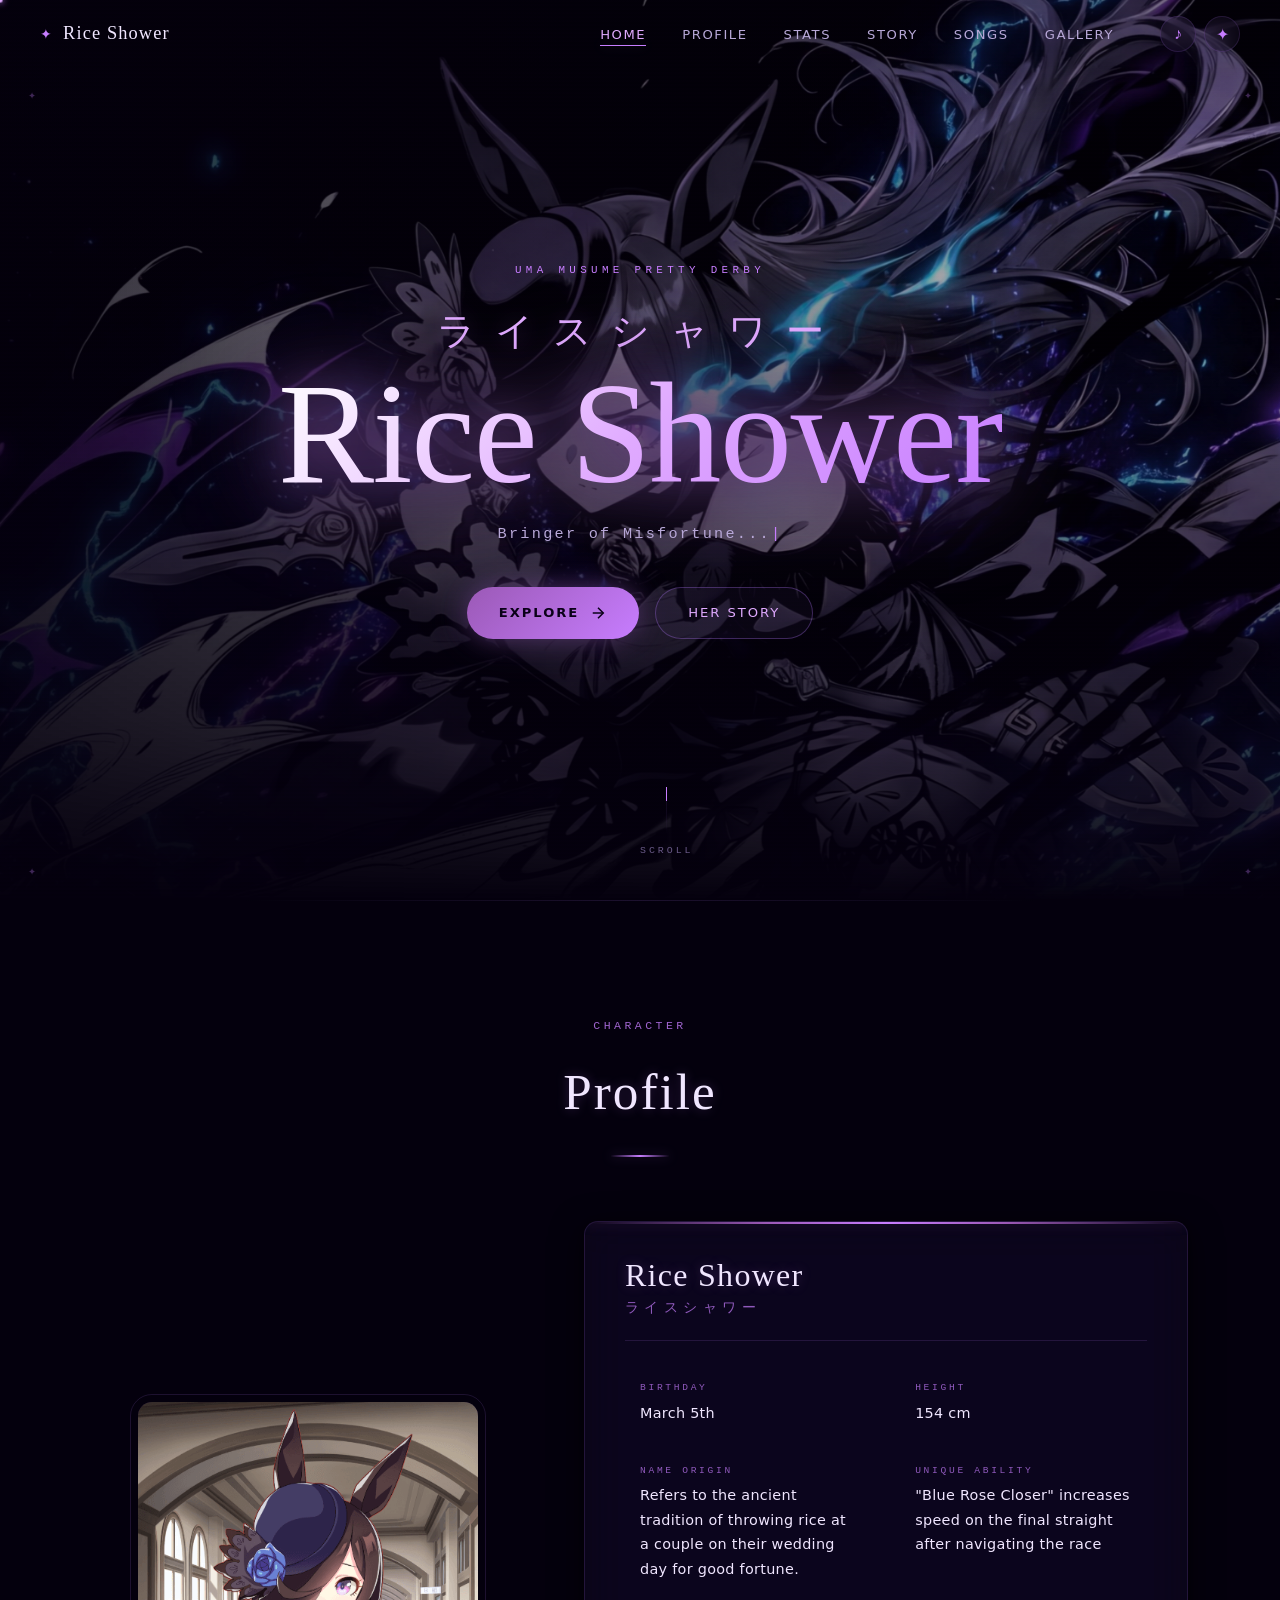
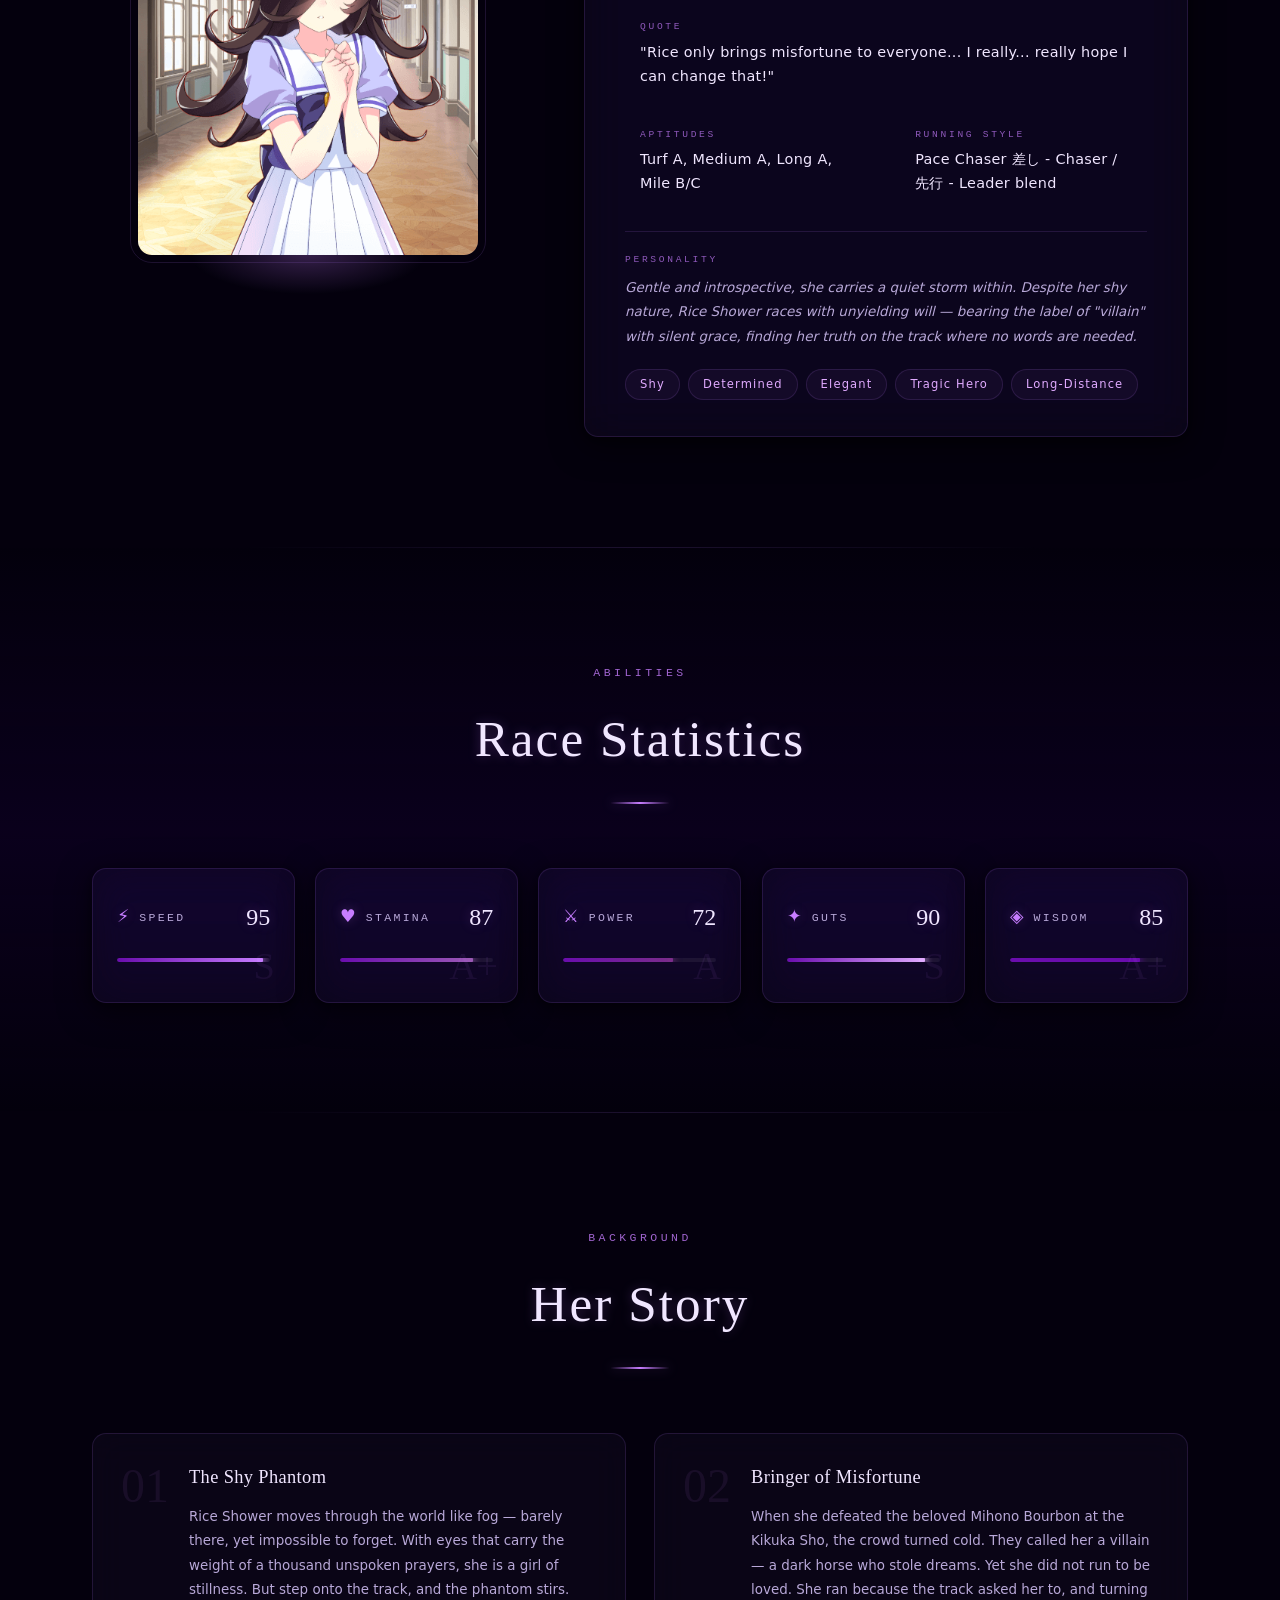
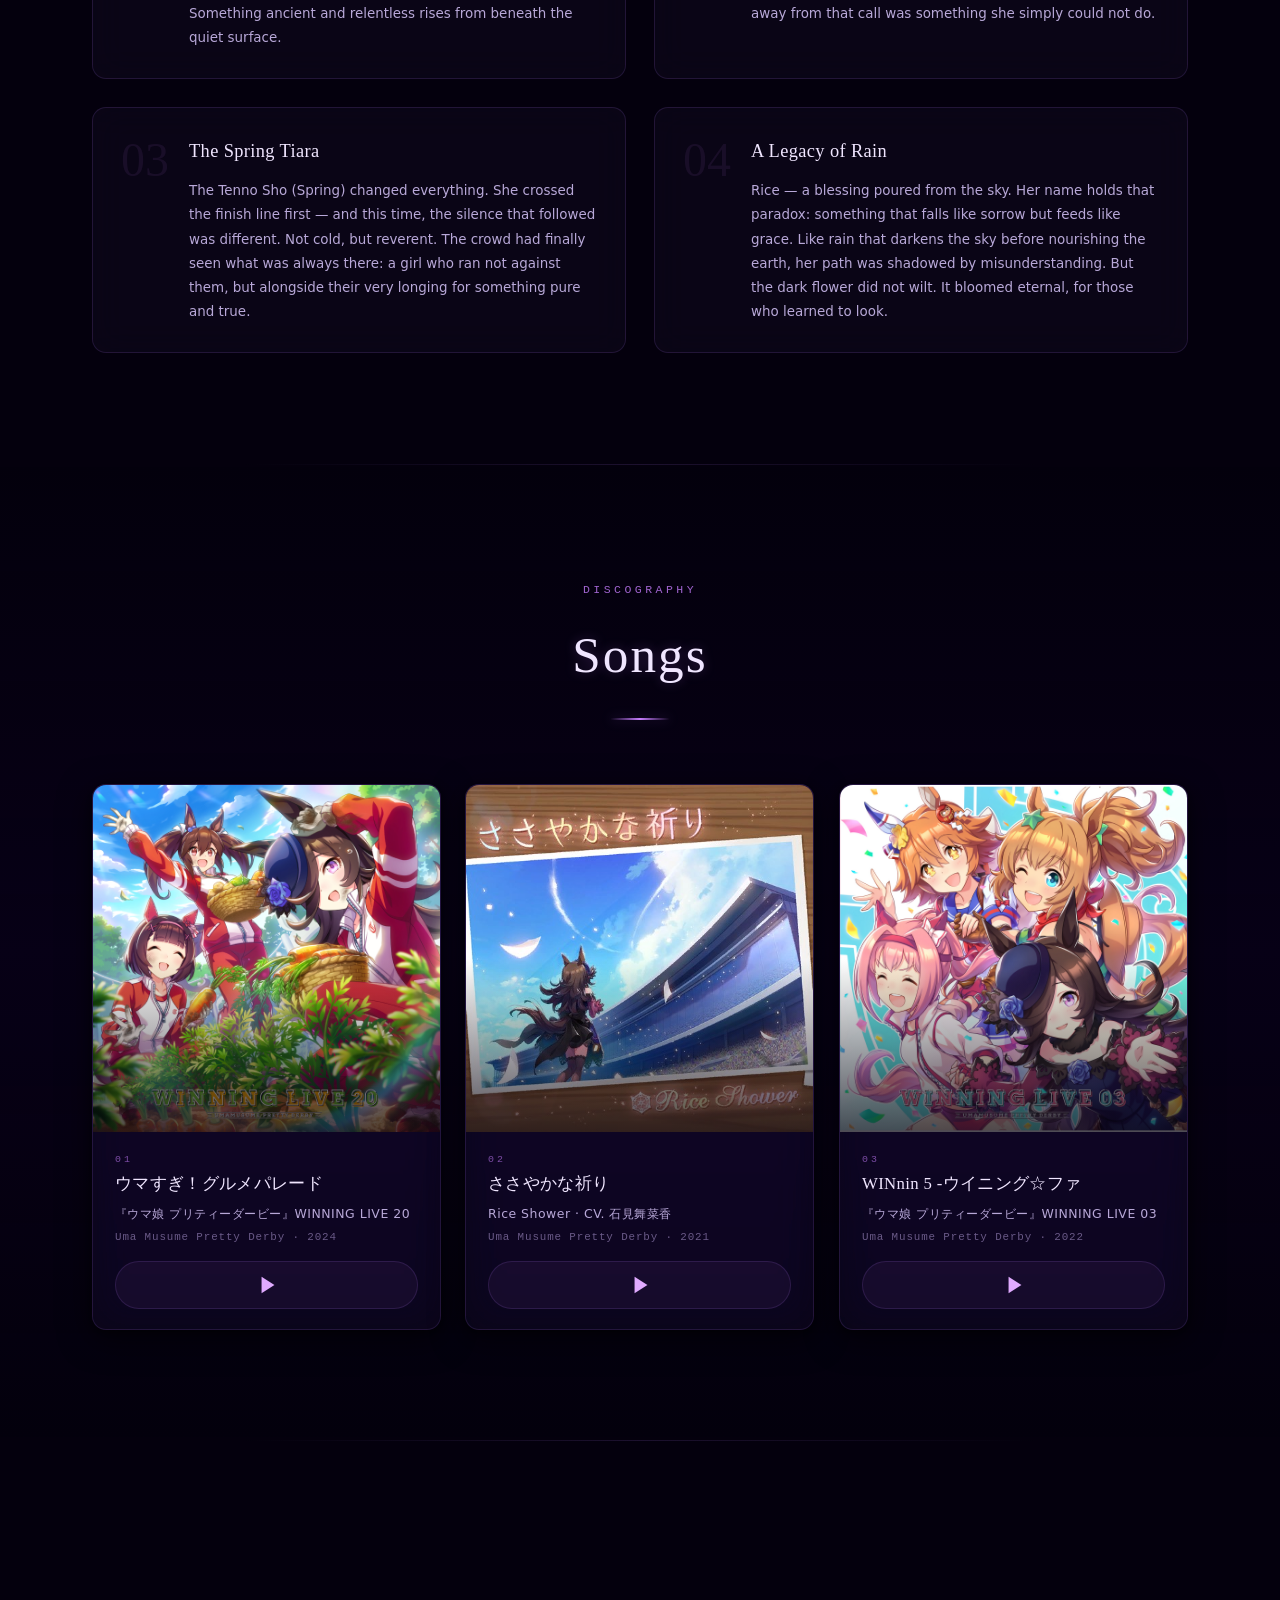
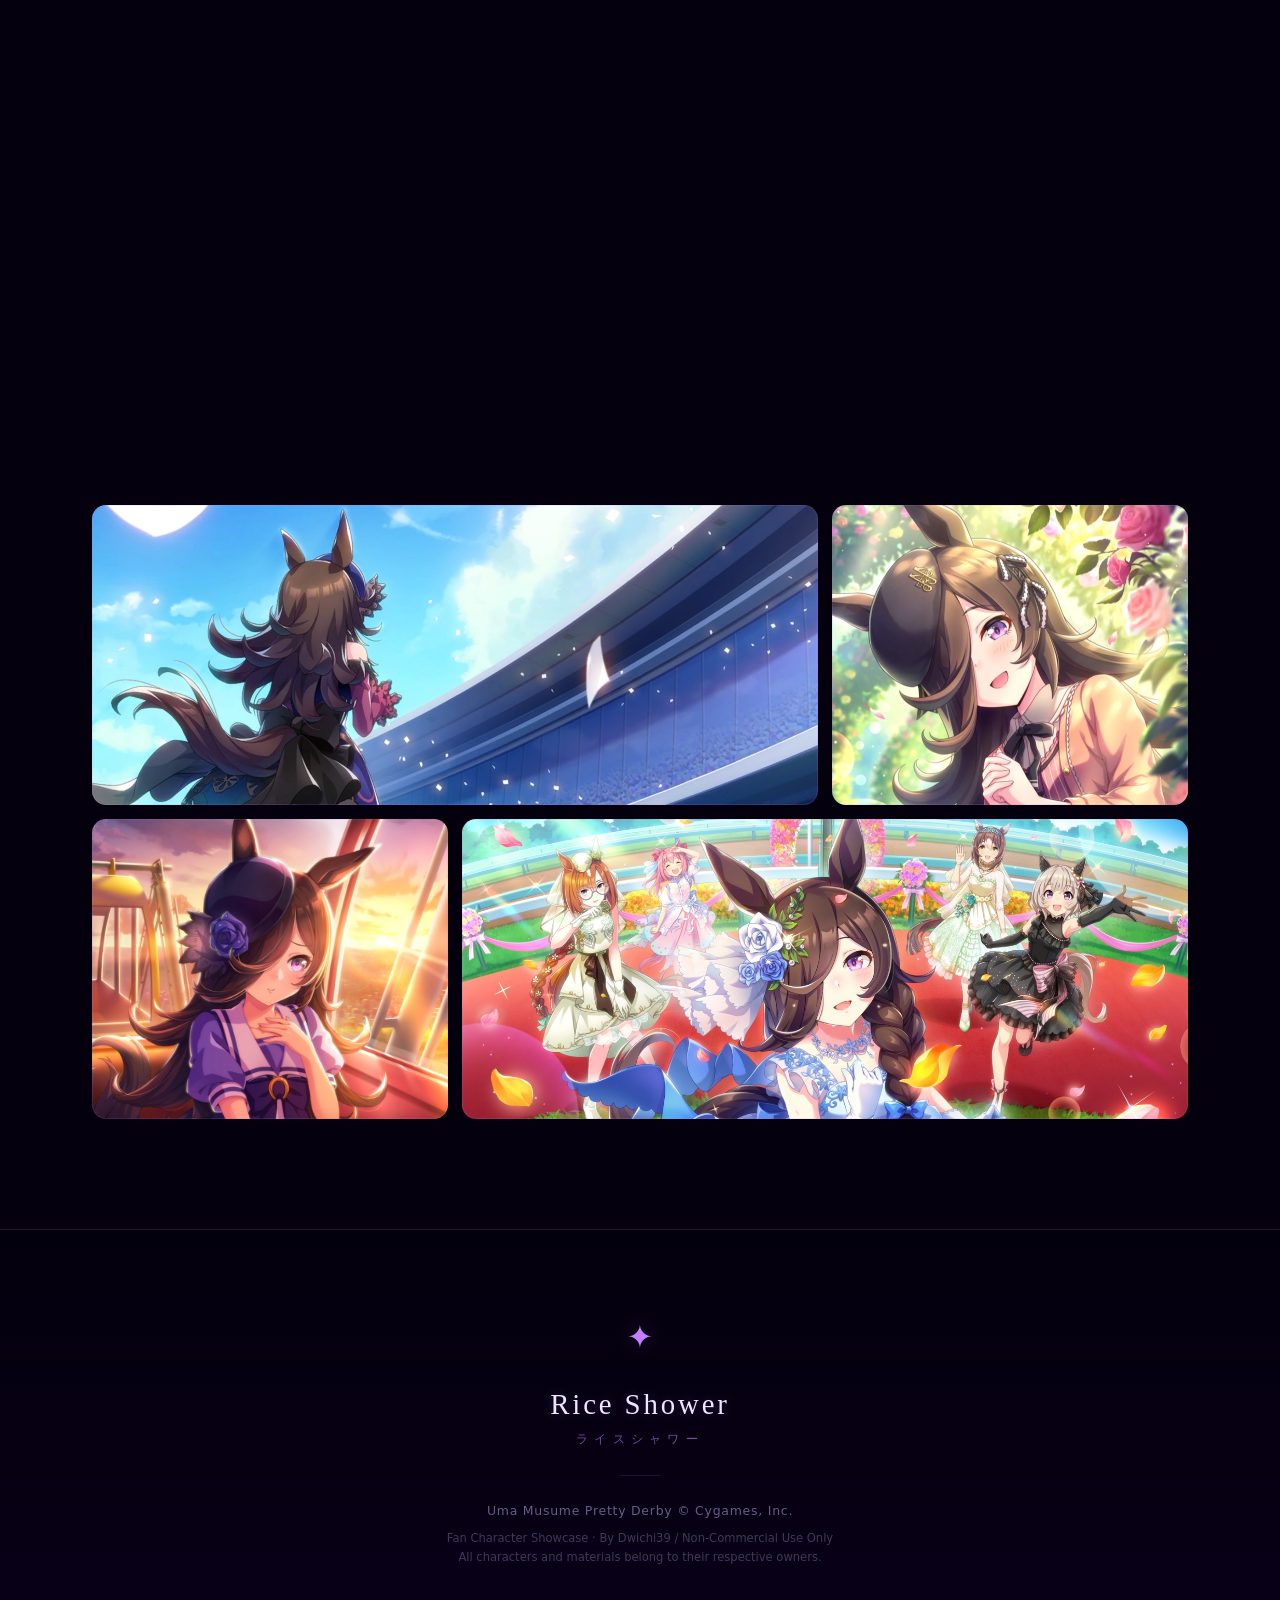
<file: Rice Shower Showcase/index.html>
<!DOCTYPE html>
<html lang="id">
<head>
  <meta charset="UTF-8">
  <meta name="viewport" content="width=device-width, initial-scale=1.0">
  <meta name="description" content="Rice Shower — Character Showcase | Uma Musume Pretty Derby">
  <title>Rice Shower ✦ Uma Musume</title>
  <link rel="stylesheet" href="css/style.css">
</head>
<body>

  <!-- Cursor Elements -->
  <div class="cursor-glow" id="cursorGlow"></div>
  <div class="cursor-ring"  id="cursorRing"></div>
  <div class="cursor-dot"   id="cursorDot"></div>

  <!-- Particle Canvas -->
  <canvas class="particles-canvas" id="particlesCanvas"></canvas>

  <!-- ===== NAVBAR ===== -->
  <nav class="navbar" id="navbar">
    <div class="nav-logo">
      <span class="logo-mark">✦</span>
      <span class="logo-text">Rice Shower</span>
    </div>

    <ul class="nav-links">
      <li><a href="#hero"    class="nav-link" data-label="Home">Home</a></li>
      <li><a href="#profile" class="nav-link" data-label="Profile">Profile</a></li>
      <li><a href="#stats"   class="nav-link" data-label="Stats">Stats</a></li>
      <li><a href="#story"   class="nav-link" data-label="Story">Story</a></li>
      <li><a href="#songs"   class="nav-link" data-label="Songs">Songs</a></li>
      <li><a href="#gallery" class="nav-link" data-label="Gallery">Gallery</a></li>
    </ul>

    <div class="nav-actions">
      <button class="nav-btn" id="musicToggle" title="Toggle BGM" aria-label="Music Toggle">
        <span class="music-off">♪</span>
        <span class="music-on" style="display:none;">♫</span>
      </button>
      <button class="nav-btn bloom-btn" id="nightBloomToggle" title="Night Bloom Mode" aria-label="Night Bloom">
        ✦
      </button>
    </div>

    <button class="hamburger" id="hamburger" aria-label="Menu">
      <span></span><span></span><span></span>
    </button>
  </nav>

  <!-- Mobile Menu -->
  <div class="mobile-menu" id="mobileMenu">
    <ul>
      <li><a href="#hero"    class="mobile-nav-link">Home</a></li>
      <li><a href="#profile" class="mobile-nav-link">Profile</a></li>
      <li><a href="#stats"   class="mobile-nav-link">Stats</a></li>
      <li><a href="#story"   class="mobile-nav-link">Story</a></li>
      <li><a href="#songs"   class="mobile-nav-link">Songs</a></li>
      <li><a href="#gallery" class="mobile-nav-link">Gallery</a></li>
    </ul>
  </div>

  <!-- ===== HERO ===== -->
  <section class="hero" id="hero">
    <div class="hero-bg" id="heroBg">
      <!-- Place /assets/images/hero-bg.jpg here -->
    </div>
    <div class="hero-overlay"></div>
    <div class="hero-scan"></div>

    <div class="hero-content">
      <p class="hero-label">Uma Musume Pretty Derby</p>
      <h1 class="hero-title">
        <span class="hero-kanji" id="heroKanji">ライスシャワー</span>
        <span class="hero-roman">Rice Shower</span>
      </h1>
      <p class="hero-sub">
        <span class="type-text" id="typeText"></span><span class="type-cursor">|</span>
      </p>
      <div class="hero-cta">
        <a href="#profile" class="cta-primary">
          <span>Explore</span>
          <svg width="18" height="18" viewBox="0 0 24 24" fill="none" stroke="currentColor" stroke-width="2"><line x1="5" y1="12" x2="19" y2="12"/><polyline points="12,5 19,12 12,19"/></svg>
        </a>
        <a href="#story" class="cta-secondary">Her Story</a>
      </div>
    </div>

    <div class="hero-scroll">
      <div class="scroll-track"><div class="scroll-dot"></div></div>
      <span>Scroll</span>
    </div>

    <!-- Decorative corner marks -->
    <div class="corner-mark corner-tl">✦</div>
    <div class="corner-mark corner-tr">✦</div>
    <div class="corner-mark corner-bl">✦</div>
    <div class="corner-mark corner-br">✦</div>
  </section>

  <!-- ===== PROFILE ===== -->
  <section class="section" id="profile">
    <div class="container">
      <div class="sec-header reveal">
        <span class="sec-eyebrow">Character</span>
        <h2 class="sec-title">Profile</h2>
        <div class="sec-rule"></div>
      </div>

      <div class="profile-layout">
        <!-- Image Column -->
        <div class="profile-portrait reveal-left">
          <div class="portrait-wrap">
            <div class="portrait-img" id="portraitImg">
              <!-- Actual image — shown when file exists -->
              <img
                src="assets/images/profile.png"
                alt="Rice Shower"
                class="portrait-photo"
                id="portraitPhoto"
                
                
              >
              <!-- Fallback shown only when image is missing -->
              <div class="portrait-fallback" id="portraitFallback">
                <div class="silhouette-ring"></div>
                <div class="silhouette-body">
                  <div class="sil-head"></div>
                  <div class="sil-torso"></div>
                </div>
                <span class="portrait-initials">R.S</span>
              </div>
            </div>
            <div class="portrait-glow"></div>
            <div class="portrait-border"></div>
          </div>
        </div>

        <!-- Info Column -->
        <div class="profile-info reveal-right">
          <div class="glass-card profile-card tilt-card">
            <div class="card-stripe"></div>
            <div class="card-shimmer"></div>

            <div class="profile-name-block">
              <h3 class="p-name">Rice Shower</h3>
              <span class="p-name-jp">ライスシャワー</span>
            </div>

            <div class="p-grid">
              <div class="p-cell">
                <span class="p-label">Birthday</span>
                <span class="p-val">March 5th</span>
              </div>
              <div class="p-cell">
                <span class="p-label">Height</span>
                <span class="p-val">154 cm</span>
              </div>
              <div class="p-cell">
                <span class="p-label">Name Origin</span>
                <span class="p-val">Refers to the ancient tradition of throwing rice at a couple on their wedding day for good fortune.</span>
              </div>
              <div class="p-cell">
                <span class="p-label">Unique Ability</span>
                <span class="p-val">"Blue Rose Closer" increases speed on the final straight after navigating the race</span>
              </div>
              <div class="p-cell p-cell-wide">
                <span class="p-label">QUOTE</span>
                <span class="p-val">"Rice only brings misfortune to everyone... I really... really hope I can change that!"</span>
              </div>
              <div class="p-cell">
                <span class="p-label">Aptitudes</span>
                <span class="p-val">Turf A, Medium A, Long A, Mile B/C</span>
              </div>
              <div class="p-cell">
                <span class="p-label">Running Style</span>
                <span class="p-val">Pace Chaser 差し - Chaser / 先行 - Leader blend    </span>
              </div>
            </div>

            <div class="p-trait">
              <span class="p-label">Personality</span>
              <p class="p-trait-text">Gentle and introspective, she carries a quiet storm within. Despite her shy nature, Rice Shower races with unyielding will — bearing the label of "villain" with silent grace, finding her truth on the track where no words are needed.</p>
            </div>

            <div class="p-tags">
              <span class="tag">Shy</span>
              <span class="tag">Determined</span>
              <span class="tag">Elegant</span>
              <span class="tag">Tragic Hero</span>
              <span class="tag">Long-Distance</span>
            </div>
          </div>
        </div>
      </div>
    </div>
  </section>

  <!-- ===== STATS ===== -->
  <section class="section stats-section" id="stats">
    <div class="container">
      <div class="sec-header reveal">
        <span class="sec-eyebrow">Abilities</span>
        <h2 class="sec-title">Race Statistics</h2>
        <div class="sec-rule"></div>
      </div>

      <div class="stats-grid">

        <div class="stat-card glass-card tilt-card reveal" data-anim-delay="0">
          <div class="stat-top">
            <span class="stat-icon">⚡</span>
            <span class="stat-label">Speed</span>
            <span class="stat-num" data-target="95">0</span>
          </div>
          <div class="stat-track">
            <div class="stat-fill" data-val="95" style="--clr: #c77dff;"></div>
          </div>
          <div class="stat-grade">S</div>
        </div>

        <div class="stat-card glass-card tilt-card reveal" data-anim-delay="80">
          <div class="stat-top">
            <span class="stat-icon">♥</span>
            <span class="stat-label">Stamina</span>
            <span class="stat-num" data-target="87">0</span>
          </div>
          <div class="stat-track">
            <div class="stat-fill" data-val="87" style="--clr: #9b59b6;"></div>
          </div>
          <div class="stat-grade">A+</div>
        </div>

        <div class="stat-card glass-card tilt-card reveal" data-anim-delay="160">
          <div class="stat-top">
            <span class="stat-icon">⚔</span>
            <span class="stat-label">Power</span>
            <span class="stat-num" data-target="72">0</span>
          </div>
          <div class="stat-track">
            <div class="stat-fill" data-val="72" style="--clr: #7b2d8b;"></div>
          </div>
          <div class="stat-grade">A</div>
        </div>

        <div class="stat-card glass-card tilt-card reveal" data-anim-delay="240">
          <div class="stat-top">
            <span class="stat-icon">✦</span>
            <span class="stat-label">Guts</span>
            <span class="stat-num" data-target="90">0</span>
          </div>
          <div class="stat-track">
            <div class="stat-fill" data-val="90" style="--clr: #e0aaff;"></div>
          </div>
          <div class="stat-grade">S</div>
        </div>

        <div class="stat-card glass-card tilt-card reveal" data-anim-delay="320">
          <div class="stat-top">
            <span class="stat-icon">◈</span>
            <span class="stat-label">Wisdom</span>
            <span class="stat-num" data-target="85">0</span>
          </div>
          <div class="stat-track">
            <div class="stat-fill" data-val="85" style="--clr: #6a0dad;"></div>
          </div>
          <div class="stat-grade">A+</div>
        </div>

      </div>
    </div>
  </section>

  <!-- ===== STORY ===== -->
  <section class="section story-section" id="story">
    <div class="container">
      <div class="sec-header reveal">
        <span class="sec-eyebrow">Background</span>
        <h2 class="sec-title">Her Story</h2>
        <div class="sec-rule"></div>
      </div>

      <div class="story-grid">

        <div class="story-block tilt-card reveal" data-anim-delay="0">
          <div class="story-block-inner-bar"></div>
          <div class="story-num">01</div>
          <div class="story-body">
            <h3 class="story-ch">The Shy Phantom</h3>
            <p class="story-p">Rice Shower moves through the world like fog — barely there, yet impossible to forget. With eyes that carry the weight of a thousand unspoken prayers, she is a girl of stillness. But step onto the track, and the phantom stirs. Something ancient and relentless rises from beneath the quiet surface.</p>
          </div>
        </div>

        <div class="story-block tilt-card reveal" data-anim-delay="100">
          <div class="story-block-inner-bar"></div>
          <div class="story-num">02</div>
          <div class="story-body">
            <h3 class="story-ch">Bringer of Misfortune</h3>
            <p class="story-p">When she defeated the beloved Mihono Bourbon at the Kikuka Sho, the crowd turned cold. They called her a villain — a dark horse who stole dreams. Yet she did not run to be loved. She ran because the track asked her to, and turning away from that call was something she simply could not do.</p>
          </div>
        </div>

        <div class="story-block tilt-card reveal" data-anim-delay="200">
          <div class="story-block-inner-bar"></div>
          <div class="story-num">03</div>
          <div class="story-body">
            <h3 class="story-ch">The Spring Tiara</h3>
            <p class="story-p">The Tenno Sho (Spring) changed everything. She crossed the finish line first — and this time, the silence that followed was different. Not cold, but reverent. The crowd had finally seen what was always there: a girl who ran not against them, but alongside their very longing for something pure and true.</p>
          </div>
        </div>

        <div class="story-block tilt-card reveal" data-anim-delay="300">
          <div class="story-block-inner-bar"></div>
          <div class="story-num">04</div>
          <div class="story-body">
            <h3 class="story-ch">A Legacy of Rain</h3>
            <p class="story-p">Rice — a blessing poured from the sky. Her name holds that paradox: something that falls like sorrow but feeds like grace. Like rain that darkens the sky before nourishing the earth, her path was shadowed by misunderstanding. But the dark flower did not wilt. It bloomed eternal, for those who learned to look.</p>
          </div>
        </div>

      </div>
    </div>
  </section>

  <!-- ===== SONGS ===== -->
  <section class="section songs-section" id="songs">
    <div class="container">
      <div class="sec-header reveal">
        <span class="sec-eyebrow">Discography</span>
        <h2 class="sec-title">Songs</h2>
        <div class="sec-rule"></div>
      </div>

      <div class="songs-grid">

        <!-- Song Card 1 -->
        <div class="song-card glass-card tilt-card reveal" data-anim-delay="0">
          <div class="song-cover-wrap">
            <div class="song-cover">
              <img src="assets/images/song-cover-1.jpg" alt="Song 1"
                
                >
              <div class="song-cover-ph">♪</div>
            </div>
            <div class="song-cover-glow"></div>
          </div>
          <div class="song-body">
            <span class="song-num">01</span>
            <h3 class="song-title">ウマすぎ！グルメパレード</h3>
            <p class="song-artist">『ウマ娘 プリティーダービー』WINNING LIVE 20</p>
            <p class="song-meta">Uma Musume Pretty Derby · 2024</p>
          </div>
          <a href="player.html?track=1" class="song-play-btn" title="Play">
            <svg width="22" height="22" viewBox="0 0 24 24" fill="currentColor"><polygon points="5,3 19,12 5,21"/></svg>
          </a>
        </div>

        <!-- Song Card 2 -->
        <div class="song-card glass-card tilt-card reveal" data-anim-delay="120">
          <div class="song-cover-wrap">
            <div class="song-cover">
              <img src="assets/images/song-cover-2.jpg" alt="Song 2"
                
                >
              <div class="song-cover-ph">♪</div>
            </div>
            <div class="song-cover-glow"></div>
          </div>
          <div class="song-body">
            <span class="song-num">02</span>
            <h3 class="song-title">ささやかな祈り</h3>
            <p class="song-artist">Rice Shower · CV. 石見舞菜香</p>
            <p class="song-meta">Uma Musume Pretty Derby · 2021</p>
          </div>
          <a href="player.html?track=2" class="song-play-btn" title="Play">
            <svg width="22" height="22" viewBox="0 0 24 24" fill="currentColor"><polygon points="5,3 19,12 5,21"/></svg>
          </a>
        </div>

        <!-- Song Card 3 -->
        <div class="song-card glass-card tilt-card reveal" data-anim-delay="240">
          <div class="song-cover-wrap">
            <div class="song-cover">
              <img src="assets/images/song-cover-3.jpg" alt="Song 3"
                
                >
              <div class="song-cover-ph">♪</div>
            </div>
            <div class="song-cover-glow"></div>
          </div>
          <div class="song-body">
            <span class="song-num">03</span>
            <h3 class="song-title">WINnin 5 -ウイニング☆ファ</h3>
            <p class="song-artist">『ウマ娘 プリティーダービー』WINNING LIVE 03
</p>
            <p class="song-meta">Uma Musume Pretty Derby · 2022</p>
          </div>
          <a href="player.html?track=3" class="song-play-btn" title="Play">
            <svg width="22" height="22" viewBox="0 0 24 24" fill="currentColor"><polygon points="5,3 19,12 5,21"/></svg>
          </a>
        </div>

      </div>
    </div>
  </section>

  <!-- ===== GALLERY ===== -->
  <section class="section gallery-section" id="gallery">
    <div class="container">
      <div class="sec-header reveal">
        <span class="sec-eyebrow">Visual</span>
        <h2 class="sec-title">Gallery</h2>
        <div class="sec-rule"></div>
        <p class="gallery-hint"> a quiet <code> runner</code> carrying both <code> hope and sorrow.</code></p>
      </div>

      <div class="gallery-grid">

        <div class="g-item reveal" data-anim-delay="0">
          <div class="g-img">
            <img src="assets/images/gallery-1.jpg" alt="The Black Assasin" class="g-photo"
              
              >
            <div class="g-placeholder"><span>I</span></div>
          </div>
          <div class="g-veil"><span>The Black Assasin</span></div>
        </div>

        <div class="g-item reveal" data-anim-delay="60">
          <div class="g-img">
            <img src="assets/images/gallery-2.jpg" alt="A heel or a hero?" class="g-photo"
              
              >
            <div class="g-placeholder"><span>II</span></div>
          </div>
          <div class="g-veil"><span>A heel or a hero?</span></div>
        </div>

        <div class="g-item reveal" data-anim-delay="120">
          <div class="g-img">
            <img src="assets/images/gallery-3.jpg" alt="Showered In Joy" class="g-photo"
              
              >
            <div class="g-placeholder"><span>III</span></div>
          </div>
          <div class="g-veil"><span>Showered In Joy</span></div>
        </div>

        <div class="g-item reveal" data-anim-delay="180">
          <div class="g-img">
            <img src="assets/images/gallery-4.jpg" alt="Happiness Just around the Bend" class="g-photo"
              
              >
            <div class="g-placeholder"><span>IV</span></div>
          </div>
          <div class="g-veil"><span>Happiness Just around the Bend</span></div>
        </div>

        <div class="g-item reveal" data-anim-delay="240">
          <div class="g-img">
            <img src="assets/images/gallery-5.jpg" alt="A nightmare or a miracle?" class="g-photo"
              
              >
            <div class="g-placeholder"><span>V</span></div>
          </div>
          <div class="g-veil"><span>A nightmare or a miracle?</span></div>
        </div>

        <div class="g-item reveal" data-anim-delay="300">
          <div class="g-img">
            <img src="assets/images/gallery-6.jpg" alt="Day I Dreamed Of" class="g-photo"
              
              >
            <div class="g-placeholder"><span>VI</span></div>
          </div>
          <div class="g-veil"><span>Day I Dreamed Of</span></div>
        </div>

      </div>
    </div>
  </section>

  <!-- Audio -->
  <audio id="bgm" loop preload="none">
    <source src="assets/audio/bgm.mp3" type="audio/mpeg">
  </audio>

  <!-- ===== FOOTER ===== -->
  <footer class="footer">
    <div class="footer-inner">
      <div class="footer-emblem">✦</div>
      <p class="footer-name">Rice Shower</p>
      <p class="footer-jp">ライスシャワー</p>
      <div class="footer-sep"></div>
      <p class="footer-credit">Uma Musume Pretty Derby © Cygames, Inc.</p>
      <p class="footer-note">Fan Character Showcase · By Dwichi39 / Non-Commercial Use Only<br>All characters and materials belong to their respective owners.</p>
    </div>
  </footer>

  <script src="js/script.js"></script>
</body>
</html>
</file>
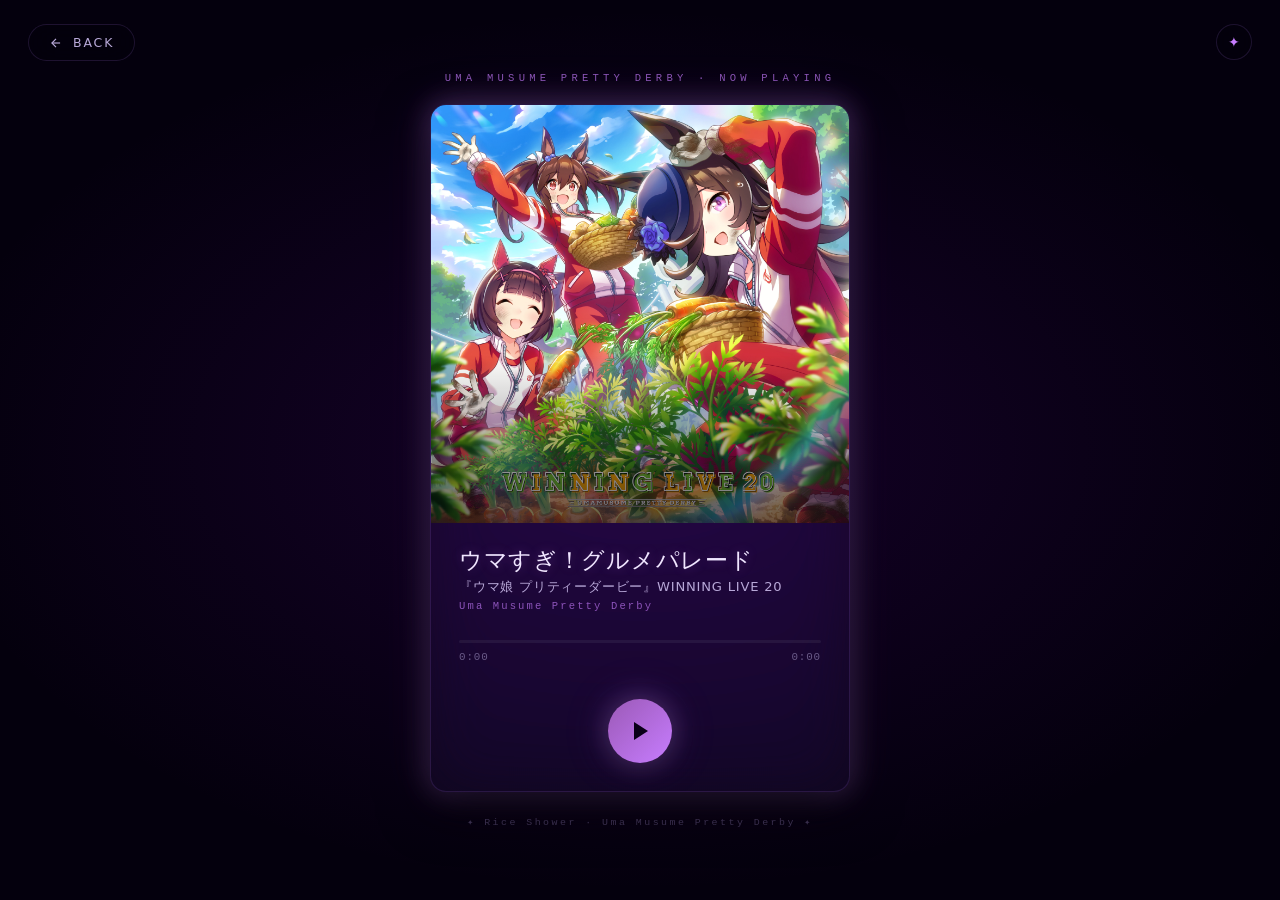
<file: Rice Shower Showcase/player.html>
<!DOCTYPE html>
<html lang="id">
<head>
  <meta charset="UTF-8">
  <meta name="viewport" content="width=device-width, initial-scale=1.0">
  <title>Now Playing · Rice Shower</title>
  <style>
    /* ── Variables (same as main) ─────────────── */
    :root {
      --bg-void:      #04000d;
      --bg-deep:      #08001a;
      --bg-mid:       #0d0025;
      --bg-surface:   #140033;
      --glass:        rgba(180,120,255,0.05);
      --glass-bd:     rgba(180,120,255,0.15);
      --glass-bd-hov: rgba(180,120,255,0.35);
      --acc:          #c77dff;
      --acc-dim:      #9b59b6;
      --acc-bright:   #e0aaff;
      --acc-deep:     #6a0dad;
      --text-1:       #f0e6ff;
      --text-2:       #b8a8d8;
      --text-3:       #6a5a88;
      --text-inv:     #0a0018;
      --glow-sm:      0 0 12px rgba(199,125,255,0.28);
      --glow-md:      0 0 28px rgba(199,125,255,0.35), 0 0 55px rgba(199,125,255,0.12);
      --glow-lg:      0 0 45px rgba(199,125,255,0.45), 0 0 90px rgba(199,125,255,0.18);
      --f-display:    "Palatino Linotype", Palatino, "Book Antiqua", Georgia, serif;
      --f-body:       "Gill Sans","Gill Sans MT",Calibri,"Trebuchet MS",system-ui,sans-serif;
      --f-mono:       "Courier New",Courier,monospace;
      --ease:         cubic-bezier(0.4,0,0.2,1);
      --r:            16px;
    }

    /* Night Bloom */
    body.night-bloom {
      --acc:          #ff00cc;
      --acc-dim:      #cc00aa;
      --acc-bright:   #ff66ee;
      --glass-bd:     rgba(255,0,204,0.22);
      --glow-sm:      0 0 14px rgba(255,0,204,0.35);
      --glow-md:      0 0 28px rgba(255,0,204,0.45), 0 0 60px rgba(0,255,255,0.12);
      --glow-lg:      0 0 55px rgba(255,0,204,0.55), 0 0 110px rgba(0,255,255,0.18);
      --text-1:       #fff0ff;
      --text-2:       #ffaaee;
    }

    /* ── Reset ───────────────────────────────── */
    *,*::before,*::after{box-sizing:border-box;margin:0;padding:0;cursor:none !important}
    html{scroll-behavior:smooth}
    body{
      background:var(--bg-void);
      color:var(--text-1);
      font-family:var(--f-body);
      min-height:100vh;
      display:flex;
      flex-direction:column;
      align-items:center;
      justify-content:center;
      overflow-x:hidden;
    }
    a{text-decoration:none;color:inherit}

    /* ── Cursor (3 layer) ────────────────────── */
    .cursor-glow{
      position:fixed;width:280px;height:280px;border-radius:50%;
      background:radial-gradient(circle,rgba(199,125,255,0.10) 0%,transparent 68%);
      pointer-events:none;transform:translate(-50%,-50%);
      z-index:9997;mix-blend-mode:screen;will-change:left,top;
    }
    body.night-bloom .cursor-glow{
      background:radial-gradient(circle,rgba(255,0,204,0.14) 0%,rgba(0,255,255,0.05) 50%,transparent 70%);
    }
    .cursor-ring{
      position:fixed;width:32px;height:32px;border-radius:50%;
      border:1.5px solid rgba(199,125,255,0.65);
      pointer-events:none;transform:translate(-50%,-50%);
      z-index:9998;will-change:left,top;
      box-shadow:0 0 8px rgba(199,125,255,0.25);
      transition:width 0.25s,height 0.25s,border-color 0.25s;
    }
    body.night-bloom .cursor-ring{
      border-color:rgba(255,0,204,0.7);
      box-shadow:0 0 10px rgba(255,0,204,0.3);
    }
    .cursor-ring.hovering{
      width:48px;height:48px;
      border-color:var(--acc);
      box-shadow:var(--glow-sm);
    }
    .cursor-dot{
      position:fixed;width:5px;height:5px;border-radius:50%;
      background:var(--acc-bright);
      pointer-events:none;transform:translate(-50%,-50%);
      z-index:9999;will-change:left,top;
      box-shadow:0 0 6px var(--acc),0 0 12px rgba(199,125,255,0.4);
      transition:width 0.2s,height 0.2s,opacity 0.2s;
    }
    body.night-bloom .cursor-dot{
      background:#ff66ee;
      box-shadow:0 0 8px #ff00cc,0 0 16px rgba(0,255,255,0.3);
    }
    .cursor-dot.hovering{width:7px;height:7px;opacity:0.7;}
    .cursor-dot.clicking{transform:translate(-50%,-50%) scale(0.5);opacity:0.4;}

    /* ── Particles ───────────────────────────── */
    .particles-canvas{
      position:fixed;inset:0;pointer-events:none;z-index:0;opacity:0.5;
    }

    /* ── Page bg ─────────────────────────────── */
    .page-bg{
      position:fixed;inset:0;z-index:0;
      background:
        radial-gradient(ellipse 80% 70% at 50% 50%,
          rgba(106,13,173,0.18) 0%,transparent 70%),
        var(--bg-void);
    }

    /* ── Back btn ────────────────────────────── */
    .back-btn{
      position:fixed;top:24px;left:28px;z-index:100;
      display:flex;align-items:center;gap:10px;
      padding:10px 20px;border-radius:50px;
      border:1px solid var(--glass-bd);
      background:rgba(4,0,13,0.6);
      backdrop-filter:blur(16px);
      font-size:0.78rem;letter-spacing:0.15em;
      text-transform:uppercase;color:var(--text-2);
      cursor:none;
      transition:all 0.3s var(--ease);
    }
    .back-btn:hover{
      color:var(--acc-bright);border-color:var(--acc);
      box-shadow:var(--glow-sm);
    }
    .back-btn svg{transition:transform 0.3s}
    .back-btn:hover svg{transform:translateX(-3px)}

    /* Night bloom btn */
    .bloom-fixed{
      position:fixed;top:24px;right:28px;z-index:100;
      width:36px;height:36px;border-radius:50%;
      border:1px solid var(--glass-bd);
      background:rgba(4,0,13,0.6);backdrop-filter:blur(16px);
      color:var(--acc);font-size:0.9rem;
      display:flex;align-items:center;justify-content:center;
      cursor:none;transition:all 0.3s var(--ease);
    }
    .bloom-fixed:hover,
    .bloom-fixed.active{
      border-color:var(--acc);background:rgba(199,125,255,0.15);
      box-shadow:var(--glow-sm);
    }

    /* ── Player Card ─────────────────────────── */
    .player-wrap{
      position:relative;z-index:1;
      width:min(420px,90vw);
      animation:fade-up 0.8s cubic-bezier(0,0,0.2,1) both;
    }
    @keyframes fade-up{
      from{opacity:0;transform:translateY(32px)}
      to{opacity:1;transform:none}
    }

    .player-eyebrow{
      text-align:center;
      font-family:var(--f-mono);
      font-size:0.66rem;letter-spacing:0.4em;
      text-transform:uppercase;
      color:var(--acc);opacity:0.7;
      margin-bottom:20px;
    }

    .player-card{
      background:var(--glass);
      border:1px solid var(--glass-bd);
      border-radius:var(--r);
      backdrop-filter:blur(28px) saturate(160%);
      box-shadow:0 16px 50px rgba(0,0,0,0.7),var(--glow-md);
      overflow:hidden;
      position:relative;
    }

    /* Top accent */
    .player-card::before{
      content:'';position:absolute;
      top:0;left:0;right:0;height:2px;
      background:linear-gradient(90deg,transparent,var(--acc),transparent);
      box-shadow:var(--glow-sm);
    }

    /* ── Cover ───────────────────────────────── */
    .cover-section{
      position:relative;
      width:100%;
      aspect-ratio:1;
      overflow:hidden;
    }

    .cover-img{
      position:absolute;inset:0;
      background-size:cover;background-position:center;
      background-color:var(--bg-surface);
      transition:transform 0.5s var(--ease);
    }
    .cover-img.playing{
      animation:cover-spin-slow 30s linear infinite;
    }
    @keyframes cover-spin-slow{
      /* Subtle breathing scale instead of actual rotation for rectangular images */
      0%,100%{transform:scale(1)}
      50%{transform:scale(1.03)}
    }

    .cover-ph{
      position:absolute;inset:0;
      display:flex;align-items:center;justify-content:center;
      background:linear-gradient(135deg,var(--bg-surface),var(--bg-mid));
      font-size:5rem;color:rgba(199,125,255,0.12);
    }

    /* Gradient overlay on cover bottom */
    .cover-section::after{
      content:'';position:absolute;
      bottom:0;left:0;right:0;height:40%;
      background:linear-gradient(180deg,transparent,rgba(4,0,13,0.6));
      pointer-events:none;
    }

    /* Vinyl ring decoration */
    .cover-vinyl{
      position:absolute;top:50%;left:50%;
      transform:translate(-50%,-50%);
      width:60px;height:60px;
      border-radius:50%;
      border:2px solid rgba(199,125,255,0.12);
      pointer-events:none;
      opacity:0;
      transition:opacity 0.5s;
    }
    .cover-vinyl::after{
      content:'';position:absolute;
      top:50%;left:50%;transform:translate(-50%,-50%);
      width:14px;height:14px;border-radius:50%;
      background:rgba(199,125,255,0.2);
      border:1px solid var(--glass-bd);
    }
    .playing + .cover-vinyl { opacity:0.6; }

    /* ── Info ────────────────────────────────── */
    .player-info{
      padding:24px 28px 8px;
      display:flex;flex-direction:column;gap:4px;
    }

    .track-title{
      font-family:var(--f-display);
      font-size:1.45rem;font-weight:400;
      letter-spacing:0.03em;
      color:var(--text-1);
      text-shadow:var(--glow-sm);
      line-height:1.2;
    }

    .track-artist{
      font-size:0.82rem;color:var(--text-2);
      letter-spacing:0.06em;
    }

    .track-album{
      font-family:var(--f-mono);
      font-size:0.66rem;color:var(--acc);
      letter-spacing:0.2em;opacity:0.65;
    }

    /* ── Progress ────────────────────────────── */
    .progress-section{
      padding:20px 28px 0;
    }

    .progress-bar-wrap{
      position:relative;height:3px;
      background:rgba(255,255,255,0.06);
      border-radius:2px;
      cursor:pointer;
      margin-bottom:8px;
      overflow:visible;
    }
    .progress-bar-fill{
      height:100%;width:0%;
      background:linear-gradient(90deg,var(--acc-deep),var(--acc));
      border-radius:2px;
      box-shadow:0 0 8px var(--acc);
      transition:width 0.25s linear;
      position:relative;
    }
    .progress-bar-fill::after{
      content:'';position:absolute;
      right:-4px;top:50%;transform:translateY(-50%);
      width:10px;height:10px;border-radius:50%;
      background:var(--acc-bright);
      box-shadow:var(--glow-sm);
      opacity:0;transition:opacity 0.2s;
    }
    .progress-bar-wrap:hover .progress-bar-fill::after{opacity:1}

    .time-row{
      display:flex;justify-content:space-between;
      font-family:var(--f-mono);
      font-size:0.68rem;color:var(--text-3);
      letter-spacing:0.08em;
    }

    /* ── Controls ────────────────────────────── */
    .controls{
      padding:16px 28px 28px;
      display:flex;align-items:center;
      justify-content:center;
      gap:0;
    }

    .play-btn{
      width:64px;height:64px;border-radius:50%;
      border:none;
      background:linear-gradient(135deg,var(--acc-dim),var(--acc));
      color:var(--text-inv);
      display:flex;align-items:center;justify-content:center;
      cursor:none;
      box-shadow:var(--glow-md),0 4px 20px rgba(0,0,0,0.4);
      transition:all 0.3s var(--ease);
      position:relative;
      overflow:hidden;
    }
    .play-btn::before{
      content:'';position:absolute;inset:0;border-radius:50%;
      background:rgba(255,255,255,0.15);
      transform:scale(0);transition:transform 0.4s var(--ease);
    }
    .play-btn:hover::before{transform:scale(1)}
    .play-btn:hover{
      transform:scale(1.08);
      box-shadow:var(--glow-lg),0 8px 30px rgba(0,0,0,0.5);
    }
    .play-btn:active{transform:scale(0.96)}

    .play-btn svg{
      position:relative;z-index:1;
      transition:transform 0.2s var(--ease);
    }
    .play-btn.playing svg.icon-play{display:none}
    .play-btn svg.icon-pause{display:none}
    .play-btn.playing svg.icon-pause{display:block}

    /* Playing ring pulse */
    .play-btn.playing::after{
      content:'';position:absolute;inset:-4px;
      border-radius:50%;
      border:1px solid var(--acc);
      animation:ring-expand 1.5s ease-out infinite;
    }
    @keyframes ring-expand{
      0%{transform:scale(1);opacity:0.6}
      100%{transform:scale(1.5);opacity:0}
    }

    /* ── Equalizer bars (shows when playing) ─── */
    .eq-bars{
      display:flex;align-items:flex-end;
      gap:3px;height:20px;padding:0 28px 16px;
      justify-content:center;
      opacity:0;transition:opacity 0.4s;
    }
    .eq-bars.active{opacity:1}
    .eq-bar{
      width:3px;border-radius:2px;
      background:var(--acc);
      box-shadow:0 0 4px var(--acc);
      transform-origin:bottom;
    }
    .eq-bar:nth-child(1){animation:eq 0.7s -0.3s ease-in-out infinite alternate}
    .eq-bar:nth-child(2){animation:eq 0.5s -0.1s ease-in-out infinite alternate}
    .eq-bar:nth-child(3){animation:eq 0.9s -0.5s ease-in-out infinite alternate}
    .eq-bar:nth-child(4){animation:eq 0.6s -0.2s ease-in-out infinite alternate}
    .eq-bar:nth-child(5){animation:eq 0.8s -0.4s ease-in-out infinite alternate}
    @keyframes eq{
      from{height:4px}
      to{height:18px}
    }

    /* ── Footer label ────────────────────────── */
    .player-footer{
      text-align:center;margin-top:24px;
      font-family:var(--f-mono);
      font-size:0.62rem;letter-spacing:0.25em;
      color:var(--text-3);opacity:0.5;
    }

    /* Scrollbar */
    ::-webkit-scrollbar{width:4px}
    ::-webkit-scrollbar-track{background:var(--bg-void)}
    ::-webkit-scrollbar-thumb{background:var(--acc-deep);border-radius:2px}
  </style>
</head>
<body>

  <div class="cursor-glow" id="cursorGlow"></div>
  <div class="cursor-ring"  id="cursorRing"></div>
  <div class="cursor-dot"   id="cursorDot"></div>
  <canvas class="particles-canvas" id="particlesCanvas"></canvas>
  <div class="page-bg"></div>

  <!-- Back button -->
  <a href="index.html" class="back-btn" id="backBtn">
    <svg width="14" height="14" viewBox="0 0 24 24" fill="none" stroke="currentColor" stroke-width="2">
      <line x1="19" y1="12" x2="5" y2="12"/>
      <polyline points="12,19 5,12 12,5"/>
    </svg>
    <span>Back</span>
  </a>

  <!-- Night bloom toggle -->
  <button class="bloom-fixed" id="bloomBtn" title="Night Bloom Mode">✦</button>

  <!-- ── PLAYER ── -->
  <div class="player-wrap">
    <p class="player-eyebrow">Uma Musume Pretty Derby · Now Playing</p>

    <div class="player-card">

      <!-- Cover Image -->
      <div class="cover-section">
        <div class="cover-img" id="coverImg">
          <!-- bg-image set by JS from track config -->
        </div>
        <div class="cover-ph" id="coverPh">♪</div>
        <div class="cover-vinyl" id="coverVinyl"></div>
      </div>

      <!-- Track Info -->
      <div class="player-info">
        <h1 class="track-title" id="trackTitle">Song Title Here</h1>
        <p class="track-artist" id="trackArtist">Rice Shower · CV. 石見舞菜香</p>
        <p class="track-album" id="trackAlbum">Uma Musume Pretty Derby</p>
      </div>

      <!-- Progress -->
      <div class="progress-section">
        <div class="progress-bar-wrap" id="progressWrap">
          <div class="progress-bar-fill" id="progressFill"></div>
        </div>
        <div class="time-row">
          <span id="timeCurrent">0:00</span>
          <span id="timeDuration">0:00</span>
        </div>
      </div>

      <!-- EQ Bars -->
      <div class="eq-bars" id="eqBars">
        <div class="eq-bar"></div>
        <div class="eq-bar"></div>
        <div class="eq-bar"></div>
        <div class="eq-bar"></div>
        <div class="eq-bar"></div>
      </div>

      <!-- Controls -->
      <div class="controls">
        <button class="play-btn" id="playBtn" title="Play / Pause">
          <svg class="icon-play" width="24" height="24" viewBox="0 0 24 24" fill="currentColor">
            <polygon points="6,3 20,12 6,21"/>
          </svg>
          <svg class="icon-pause" width="24" height="24" viewBox="0 0 24 24" fill="currentColor">
            <rect x="5" y="3" width="4" height="18" rx="1"/>
            <rect x="15" y="3" width="4" height="18" rx="1"/>
          </svg>
        </button>
      </div>

    </div><!-- /player-card -->

    <p class="player-footer">✦ Rice Shower · Uma Musume Pretty Derby ✦</p>
  </div>

  <!-- Hidden audio element -->
  <audio id="playerAudio" preload="none"></audio>

  <script>
  'use strict';

  /* ─────────────────────────────────────────────
     TRACK CONFIG — Edit these to set your songs!
     Put your audio files in assets/audio/
     Put your cover images in assets/images/
  ──────────────────────────────────────────────*/
  const TRACKS = {
    1: {
      title:  'ウマすぎ！グルメパレード',
      artist: '『ウマ娘 プリティーダービー』WINNING LIVE 20',
      album:  'Uma Musume Pretty Derby',
      audio:  'assets/audio/song-1.mp3',        // ← path ke file lagu
      cover:  'assets/images/song-cover-1.jpg', // ← path ke cover
    },
    2: {
      title:  'ささやかな祈り',
      artist: 'Rice Shower · CV. 石見舞菜香',
      album:  'Uma Musume Pretty Derby',
      audio:  'assets/audio/song-2.mp3',
      cover:  'assets/images/song-cover-2.jpg',
    },
    3: {
      title:  'WINnin 5 -ウイニング☆ファ',
      artist: 'Rice Shower · CV. 石見舞菜香',
      album:  'Uma Musume Pretty Derby',
      audio:  'assets/audio/song-3.mp3',
      cover:  'assets/images/song-cover-3.jpg',
    },
  };

  /* ── Init ────────────────────────────────────*/
  document.addEventListener('DOMContentLoaded', () => {
    const params  = new URLSearchParams(location.search);
    const trackId = parseInt(params.get('track') || '1', 10);
    const track   = TRACKS[trackId] || TRACKS[1];

    loadTrack(track);
    initPlayer();
    initCursor();
    initParticles();
    initNightBloom();
  });

  /* ── Load Track ──────────────────────────────*/
  function loadTrack(track) {
    document.getElementById('trackTitle').textContent  = track.title;
    document.getElementById('trackArtist').textContent = track.artist;
    document.getElementById('trackAlbum').textContent  = track.album;

    const coverImg = document.getElementById('coverImg');
    coverImg.style.backgroundImage = `url('${track.cover}')`;
    coverImg.style.backgroundSize  = 'cover';
    coverImg.style.backgroundPosition = 'center';

    // Hide placeholder if cover loads
    const img = new Image();
    img.onload = () => { document.getElementById('coverPh').style.opacity = '0'; };
    img.src = track.cover;

    document.getElementById('playerAudio').src = track.audio;
  }

  /* ── Player Logic ────────────────────────────*/
  function initPlayer() {
    const audio    = document.getElementById('playerAudio');
    const playBtn  = document.getElementById('playBtn');
    const fill     = document.getElementById('progressFill');
    const wrap     = document.getElementById('progressWrap');
    const timeCur  = document.getElementById('timeCurrent');
    const timeDur  = document.getElementById('timeDuration');
    const eqBars   = document.getElementById('eqBars');
    const coverImg = document.getElementById('coverImg');

    function setPlaying(on) {
      playBtn.classList.toggle('playing', on);
      eqBars.classList.toggle('active', on);
      coverImg.classList.toggle('playing', on);
    }

    playBtn.addEventListener('click', () => {
      if (audio.paused) {
        audio.play().catch(() => {});
        setPlaying(true);
      } else {
        audio.pause();
        setPlaying(false);
      }
    });

    audio.addEventListener('timeupdate', () => {
      if (!audio.duration) return;
      const pct = (audio.currentTime / audio.duration) * 100;
      fill.style.width = pct + '%';
      timeCur.textContent = fmt(audio.currentTime);
    });

    audio.addEventListener('loadedmetadata', () => {
      timeDur.textContent = fmt(audio.duration);
    });

    audio.addEventListener('ended', () => setPlaying(false));

    // Seek on click
    wrap.addEventListener('click', e => {
      if (!audio.duration) return;
      const rect = wrap.getBoundingClientRect();
      const pct  = (e.clientX - rect.left) / rect.width;
      audio.currentTime = pct * audio.duration;
    });
  }

  function fmt(s) {
    if (isNaN(s)) return '0:00';
    const m = Math.floor(s / 60);
    const sec = Math.floor(s % 60).toString().padStart(2, '0');
    return `${m}:${sec}`;
  }

  /* ── Cursor (3-layer: dot + ring + glow) ────*/
  function initCursor() {
    const glow = document.getElementById('cursorGlow');
    const ring = document.getElementById('cursorRing');
    const dot  = document.getElementById('cursorDot');

    let mx=-300, my=-300;
    let rx=-300, ry=-300;
    let gx=-300, gy=-300;
    const lerp = (a,b,t) => a+(b-a)*t;

    function tick() {
      // Ring: slight lag
      rx=lerp(rx,mx,0.14); ry=lerp(ry,my,0.14);
      // Glow: even smoother
      gx=lerp(gx,mx,0.07); gy=lerp(gy,my,0.07);

      if(ring){ ring.style.left=rx+'px'; ring.style.top=ry+'px'; }
      if(glow){ glow.style.left=gx+'px'; glow.style.top=gy+'px'; }
      requestAnimationFrame(tick);
    }

    document.addEventListener('mousemove', e => {
      mx=e.clientX; my=e.clientY;
      // Dot snaps instantly
      if(dot){ dot.style.left=mx+'px'; dot.style.top=my+'px'; }
    });
    document.addEventListener('mouseleave', () => { mx=my=-300; });
    document.addEventListener('mousedown', () => dot?.classList.add('clicking'));
    document.addEventListener('mouseup',   () => dot?.classList.remove('clicking'));

    tick();

    // Hover effect on interactive elements
    document.querySelectorAll('a, button, .progress-bar-wrap').forEach(el => {
      el.addEventListener('mouseenter', () => {
        ring?.classList.add('hovering');
        dot?.classList.add('hovering');
        if(glow){ glow.style.opacity='0.7'; glow.style.transform='translate(-50%,-50%) scale(1.4)'; }
      });
      el.addEventListener('mouseleave', () => {
        ring?.classList.remove('hovering');
        dot?.classList.remove('hovering');
        if(glow){ glow.style.opacity='1'; glow.style.transform='translate(-50%,-50%) scale(1)'; }
      });
    });
  }

  /* ── Particles (same as main) ────────────────*/
  function initParticles() {
    const canvas = document.getElementById('particlesCanvas');
    const ctx = canvas.getContext('2d');
    let W, H, particles = [];

    function resize() { W=canvas.width=window.innerWidth; H=canvas.height=window.innerHeight; }
    resize();
    window.addEventListener('resize', resize);

    const NORM  = ['#c77dff','#9b59b6','#e0aaff','#6a0dad','#ffffff'];
    const BLOOM = ['#ff00cc','#00ffff','#ff66ee','#66ffff'];
    const getC  = () => document.body.classList.contains('night-bloom') ? BLOOM : NORM;

    function mp() {
      const c = getC();
      return { x:Math.random()*W, y:H+10,
        vx:(Math.random()-.5)*.4, vy:-(0.25+Math.random()*.55),
        size:.5+Math.random()*1.5, alpha:.15+Math.random()*.5,
        life:0, maxLife:200+Math.random()*400,
        color:c[Math.floor(Math.random()*c.length)],
        twinkle:Math.random()*Math.PI*2, ts:.02+Math.random()*.04 };
    }

    for (let i=0;i<60;i++) { const p=mp(); p.y=Math.random()*H; p.life=Math.random()*p.maxLife; particles.push(p); }

    (function frame() {
      ctx.clearRect(0,0,W,H);
      particles.forEach((p,i) => {
        p.x += p.vx+Math.sin(p.life*.015)*.2; p.y+=p.vy; p.life++; p.twinkle+=p.ts;
        if (p.life>=p.maxLife||p.y<-10) { const f=mp(); particles[i]=f; return; }
        const a=p.alpha*Math.min(1,p.life/60)*Math.min(1,(p.maxLife-p.life)/60)*(0.7+0.3*Math.sin(p.twinkle));
        ctx.save(); ctx.globalAlpha=a; ctx.fillStyle=p.color; ctx.shadowColor=p.color; ctx.shadowBlur=6;
        ctx.beginPath(); ctx.arc(p.x,p.y,p.size,0,Math.PI*2); ctx.fill(); ctx.restore();
      });
      requestAnimationFrame(frame);
    })();
  }

  /* ── Night Bloom ─────────────────────────────*/
  function initNightBloom() {
    const btn = document.getElementById('bloomBtn');
    const KEY = 'rs-nightbloom';

    function set(on) {
      document.body.classList.toggle('night-bloom', on);
      btn.classList.toggle('active', on);
      try { localStorage.setItem(KEY, on?'1':'0'); } catch(_){}
    }

    try { if (localStorage.getItem(KEY)==='1') set(true); } catch(_){}
    btn.addEventListener('click', () => set(!document.body.classList.contains('night-bloom')));
  }
  </script>
</body>
</html>
</file>
<file: Rice Shower Showcase/css/style.css>
/* ============================================================
   RICE SHOWER — Character Portfolio CSS
   Uma Musume Pretty Derby | Dark · Elegant · Cinematic
   ============================================================ */

/* ─── CSS Variables ──────────────────────────────────────── */
:root {
  /* Palette */
  --bg-void:        #04000d;
  --bg-deep:        #08001a;
  --bg-mid:         #0d0025;
  --bg-surface:     #140033;
  --glass:          rgba(180, 120, 255, 0.04);
  --glass-hov:      rgba(180, 120, 255, 0.08);
  --glass-bd:       rgba(180, 120, 255, 0.14);
  --glass-bd-hov:   rgba(180, 120, 255, 0.30);

  --acc:            #c77dff;
  --acc-dim:        #9b59b6;
  --acc-bright:     #e0aaff;
  --acc-deep:       #6a0dad;
  --acc-darkest:    #3a006f;

  --text-1:         #f0e6ff;
  --text-2:         #b8a8d8;
  --text-3:         #6a5a88;
  --text-inv:       #0a0018;

  --glow-sm:        0 0 12px rgba(199,125,255,0.25);
  --glow-md:        0 0 24px rgba(199,125,255,0.30), 0 0 50px rgba(199,125,255,0.10);
  --glow-lg:        0 0 40px rgba(199,125,255,0.40), 0 0 80px rgba(199,125,255,0.15);
  --shadow-card:    0 8px 32px rgba(0,0,0,0.6), 0 2px 8px rgba(0,0,0,0.4);

  /* Fonts */
  --f-display:      "Palatino Linotype", Palatino, "Book Antiqua", Georgia, serif;
  --f-body:         "Gill Sans", "Gill Sans MT", Calibri, "Trebuchet MS", system-ui, sans-serif;
  --f-mono:         "Courier New", Courier, monospace;

  /* Motion */
  --ease:           cubic-bezier(0.4, 0, 0.2, 1);
  --ease-out:       cubic-bezier(0, 0, 0.2, 1);
  --ease-spring:    cubic-bezier(0.34, 1.56, 0.64, 1);

  /* Layout */
  --nav-h:          68px;
  --max-w:          1160px;
  --r:              14px;
}

/* Night Bloom Mode */
body.night-bloom {
  --acc:            #ff00cc;
  --acc-dim:        #cc00aa;
  --acc-bright:     #ff66ee;
  --acc-deep:       #880088;
  --glass:          rgba(255, 0, 204, 0.06);
  --glass-hov:      rgba(255, 0, 204, 0.12);
  --glass-bd:       rgba(255, 0, 204, 0.22);
  --glass-bd-hov:   rgba(0, 255, 255, 0.40);
  --glow-sm:        0 0 14px rgba(255,0,204,0.35);
  --glow-md:        0 0 28px rgba(255,0,204,0.45), 0 0 60px rgba(0,255,255,0.15);
  --glow-lg:        0 0 50px rgba(255,0,204,0.55), 0 0 100px rgba(0,255,255,0.20);
  --text-1:         #fff0ff;
  --text-2:         #ffaaee;
}

/* ─── Reset ──────────────────────────────────────────────── */
*, *::before, *::after { box-sizing: border-box; margin: 0; padding: 0; }

html {
  scroll-behavior: smooth;
  scroll-padding-top: var(--nav-h);
}

body {
  background: var(--bg-void);
  color: var(--text-1);
  font-family: var(--f-body);
  line-height: 1.7;
  overflow-x: hidden;
  cursor: none;
}

a { text-decoration: none; color: inherit; }
ul { list-style: none; }
img { display: block; max-width: 100%; }
code {
  font-family: var(--f-mono);
  font-size: 0.8em;
  background: rgba(199,125,255,0.1);
  border: 1px solid var(--glass-bd);
  padding: 2px 6px;
  border-radius: 4px;
  color: var(--acc-bright);
}

/* ─── Scrollbar ──────────────────────────────────────────── */
::-webkit-scrollbar { width: 6px; }
::-webkit-scrollbar-track { background: var(--bg-void); }
::-webkit-scrollbar-thumb {
  background: var(--acc-deep);
  border-radius: 3px;
}
::-webkit-scrollbar-thumb:hover { background: var(--acc-dim); }

/* ─── Custom Cursor ──────────────────────────────────────── */
/* Hide default cursor everywhere */
*, *::before, *::after { cursor: none !important; }

/* Outer glow (large, follows with lag) */
.cursor-glow {
  position: fixed;
  width: 300px;
  height: 300px;
  border-radius: 50%;
  background: radial-gradient(circle, rgba(199,125,255,0.10) 0%, transparent 68%);
  pointer-events: none;
  transform: translate(-50%, -50%);
  z-index: 9997;
  mix-blend-mode: screen;
  will-change: left, top;
}
body.night-bloom .cursor-glow {
  background: radial-gradient(circle, rgba(255,0,204,0.14) 0%, rgba(0,255,255,0.05) 50%, transparent 70%);
}

/* Cursor ring (medium, follows with slight lag) */
.cursor-ring {
  position: fixed;
  width: 32px;
  height: 32px;
  border-radius: 50%;
  border: 1.5px solid rgba(199,125,255,0.65);
  pointer-events: none;
  transform: translate(-50%, -50%);
  z-index: 9998;
  transition: width 0.25s var(--ease),
              height 0.25s var(--ease),
              border-color 0.25s,
              opacity 0.25s;
  will-change: left, top;
  box-shadow: 0 0 8px rgba(199,125,255,0.25), inset 0 0 8px rgba(199,125,255,0.05);
}
body.night-bloom .cursor-ring {
  border-color: rgba(255,0,204,0.7);
  box-shadow: 0 0 10px rgba(255,0,204,0.3), inset 0 0 8px rgba(0,255,255,0.05);
}
.cursor-ring.hovering {
  width: 48px;
  height: 48px;
  border-color: var(--acc);
  box-shadow: var(--glow-sm);
}

/* Cursor dot (small, snappy — sits dead center) */
.cursor-dot {
  position: fixed;
  width: 5px;
  height: 5px;
  border-radius: 50%;
  background: var(--acc-bright);
  pointer-events: none;
  transform: translate(-50%, -50%);
  z-index: 9999;
  box-shadow: 0 0 6px var(--acc), 0 0 12px rgba(199,125,255,0.4);
  transition: width 0.2s, height 0.2s, opacity 0.2s;
  will-change: left, top;
}
body.night-bloom .cursor-dot {
  background: #ff66ee;
  box-shadow: 0 0 8px #ff00cc, 0 0 16px rgba(0,255,255,0.3);
}
.cursor-dot.hovering {
  width: 7px;
  height: 7px;
  opacity: 0.7;
}

/* Click flash */
.cursor-dot.clicking {
  transform: translate(-50%, -50%) scale(0.5);
  opacity: 0.5;
}

/* ─── Particle Canvas ────────────────────────────────────── */
.particles-canvas {
  position: fixed;
  inset: 0;
  pointer-events: none;
  z-index: 0;
  opacity: 0.55;
}

/* ─── Global Sections ────────────────────────────────────── */
.section {
  position: relative;
  z-index: 1;
  padding: 110px 0;
  background: transparent;
}

.section::before {
  content: '';
  position: absolute;
  left: 50%;
  top: 0;
  transform: translateX(-50%);
  width: min(800px, 80vw);
  height: 1px;
  background: linear-gradient(90deg, transparent, var(--glass-bd), transparent);
}

.container {
  max-width: var(--max-w);
  margin: 0 auto;
  padding: 0 32px;
}

.sec-header {
  text-align: center;
  margin-bottom: 64px;
}

.sec-eyebrow {
  display: inline-block;
  font-family: var(--f-mono);
  font-size: 0.72rem;
  letter-spacing: 0.3em;
  text-transform: uppercase;
  color: var(--acc);
  margin-bottom: 12px;
  opacity: 0.8;
}

.sec-title {
  font-family: var(--f-display);
  font-size: clamp(2rem, 4vw, 3.2rem);
  font-weight: 400;
  color: var(--text-1);
  letter-spacing: 0.04em;
  text-shadow: var(--glow-sm);
  margin-bottom: 20px;
}

.sec-rule {
  width: 60px;
  height: 2px;
  background: linear-gradient(90deg, transparent, var(--acc), transparent);
  margin: 0 auto;
  box-shadow: var(--glow-sm);
}

/* ─── Glass Card ─────────────────────────────────────────── */
.glass-card {
  background: var(--glass);
  border: 1px solid var(--glass-bd);
  border-radius: var(--r);
  backdrop-filter: blur(20px) saturate(160%);
  -webkit-backdrop-filter: blur(20px) saturate(160%);
  box-shadow: var(--shadow-card);
  transition: border-color 0.35s var(--ease),
              box-shadow 0.35s var(--ease),
              background 0.35s var(--ease);
}
.glass-card:hover {
  background: var(--glass-hov);
  border-color: var(--glass-bd-hov);
  box-shadow: var(--shadow-card), var(--glow-md);
}

/* ─── Reveal Animations ──────────────────────────────────── */
.reveal,
.reveal-left,
.reveal-right {
  opacity: 0;
  transition: opacity 0.75s var(--ease-out), transform 0.75s var(--ease-out);
}
.reveal         { transform: translateY(36px); }
.reveal-left    { transform: translateX(-48px); }
.reveal-right   { transform: translateX(48px); }

.reveal.visible,
.reveal-left.visible,
.reveal-right.visible {
  opacity: 1;
  transform: none;
}

/* ─── NAVBAR ─────────────────────────────────────────────── */
.navbar {
  position: fixed;
  top: 0; left: 0; right: 0;
  z-index: 1000;
  height: var(--nav-h);
  display: flex;
  align-items: center;
  padding: 0 40px;
  gap: 32px;
  transition: background 0.4s var(--ease), backdrop-filter 0.4s, box-shadow 0.4s;
}
.navbar.scrolled {
  background: rgba(4, 0, 13, 0.82);
  backdrop-filter: blur(24px) saturate(180%);
  -webkit-backdrop-filter: blur(24px) saturate(180%);
  box-shadow: 0 1px 0 var(--glass-bd), 0 4px 24px rgba(0,0,0,0.5);
}

.nav-logo {
  display: flex;
  align-items: center;
  gap: 10px;
  margin-right: auto;
  font-family: var(--f-display);
  font-size: 1.15rem;
  letter-spacing: 0.06em;
  color: var(--text-1);
}
.logo-mark {
  color: var(--acc);
  font-size: 0.9rem;
  animation: spin-slow 8s linear infinite;
}
@keyframes spin-slow {
  to { transform: rotate(360deg); }
}

.nav-links {
  display: flex;
  gap: 8px;
}
.nav-link {
  position: relative;
  padding: 8px 14px;
  font-size: 0.82rem;
  letter-spacing: 0.12em;
  text-transform: uppercase;
  color: var(--text-2);
  transition: color 0.25s;
}
.nav-link::after {
  content: '';
  position: absolute;
  bottom: 4px; left: 14px; right: 14px;
  height: 1px;
  background: var(--acc);
  transform: scaleX(0);
  transform-origin: left;
  transition: transform 0.3s var(--ease);
  box-shadow: var(--glow-sm);
}
.nav-link:hover,
.nav-link.active {
  color: var(--acc-bright);
}
.nav-link:hover::after,
.nav-link.active::after {
  transform: scaleX(1);
}

.nav-actions {
  display: flex;
  gap: 8px;
}
.nav-btn {
  width: 36px;
  height: 36px;
  border-radius: 50%;
  border: 1px solid var(--glass-bd);
  background: var(--glass);
  color: var(--acc);
  font-size: 1rem;
  cursor: none;
  display: flex;
  align-items: center;
  justify-content: center;
  transition: all 0.3s var(--ease);
  backdrop-filter: blur(10px);
}
.nav-btn:hover {
  border-color: var(--acc);
  background: rgba(199,125,255,0.15);
  box-shadow: var(--glow-sm);
}
.bloom-btn.active {
  background: rgba(199,125,255,0.2);
  border-color: var(--acc);
  box-shadow: var(--glow-md);
  animation: pulse-btn 1.8s ease-in-out infinite;
}
@keyframes pulse-btn {
  0%, 100% { box-shadow: var(--glow-sm); }
  50%       { box-shadow: var(--glow-md); }
}

.hamburger {
  display: none;
  flex-direction: column;
  gap: 5px;
  width: 36px;
  background: none;
  border: none;
  cursor: none;
  padding: 4px;
}
.hamburger span {
  display: block;
  height: 1.5px;
  background: var(--text-2);
  border-radius: 2px;
  transition: all 0.3s var(--ease);
  transform-origin: center;
}
.hamburger.open span:nth-child(1) { transform: translateY(6.5px) rotate(45deg); }
.hamburger.open span:nth-child(2) { opacity: 0; transform: scaleX(0); }
.hamburger.open span:nth-child(3) { transform: translateY(-6.5px) rotate(-45deg); }

/* Mobile Menu */
.mobile-menu {
  position: fixed;
  top: var(--nav-h);
  left: 0; right: 0;
  background: rgba(4, 0, 13, 0.95);
  backdrop-filter: blur(24px);
  z-index: 999;
  padding: 24px 0;
  transform: translateY(-110%);
  opacity: 0;
  transition: transform 0.4s var(--ease), opacity 0.4s;
  border-bottom: 1px solid var(--glass-bd);
}
.mobile-menu.open {
  transform: translateY(0);
  opacity: 1;
}
.mobile-nav-link {
  display: block;
  padding: 14px 40px;
  font-size: 0.9rem;
  letter-spacing: 0.15em;
  text-transform: uppercase;
  color: var(--text-2);
  border-bottom: 1px solid var(--glass-bd);
  transition: color 0.25s, padding-left 0.25s;
}
.mobile-nav-link:hover { color: var(--acc-bright); padding-left: 56px; }

/* ─── HERO ───────────────────────────────────────────────── */
.hero {
  position: relative;
  height: 100vh;
  min-height: 600px;
  display: flex;
  align-items: center;
  justify-content: center;
  overflow: hidden;
  z-index: 1;
}

.hero-bg {
  position: absolute;
  inset: 0;
  background:
    url('../assets/images/hero-bg.jpg') center/cover no-repeat,
    radial-gradient(ellipse 120% 100% at 60% 40%,
      #1a0040 0%, #0a001f 40%, #04000d 100%);
  transform: scale(1.08);
  transition: transform 0.1s linear;
  will-change: transform;
}

.hero-overlay {
  position: absolute;
  inset: 0;
  background:
    linear-gradient(180deg, rgba(4,0,13,0.50) 0%, rgba(4,0,13,0.28) 35%, rgba(4,0,13,0.72) 80%, var(--bg-void) 100%),
    linear-gradient(90deg, rgba(4,0,13,0.75) 0%, rgba(4,0,13,0.30) 55%, transparent 80%);
}

.hero-scan {
  position: absolute;
  inset: 0;
  background: repeating-linear-gradient(
    0deg,
    transparent,
    transparent 2px,
    rgba(100, 0, 200, 0.012) 2px,
    rgba(100, 0, 200, 0.012) 4px
  );
  pointer-events: none;
  opacity: 0.5;
}

.hero-content {
  position: relative;
  z-index: 2;
  text-align: center;
  padding: 0 24px;
  animation: hero-appear 1.2s var(--ease-out) both;
}
@keyframes hero-appear {
  from { opacity: 0; transform: translateY(24px); }
  to   { opacity: 1; transform: translateY(0); }
}

.hero-label {
  font-family: var(--f-mono);
  font-size: 0.68rem;
  letter-spacing: 0.4em;
  text-transform: uppercase;
  color: var(--acc);
  opacity: 0.75;
  margin-bottom: 20px;
  animation: hero-appear 1.2s 0.1s var(--ease-out) both;
}

.hero-title {
  display: flex;
  flex-direction: column;
  gap: 4px;
  margin-bottom: 24px;
}
.hero-kanji {
  font-family: var(--f-display);
  font-size: clamp(1.4rem, 4vw, 2.4rem);
  font-weight: 300;
  letter-spacing: 0.5em;
  color: var(--acc-bright);
  text-shadow: var(--glow-md);
  opacity: 0.85;
  animation: hero-appear 1.2s 0.2s var(--ease-out) both;
}
.hero-roman {
  font-family: var(--f-display);
  font-size: clamp(4rem, 12vw, 9rem);
  font-weight: 400;
  letter-spacing: -0.01em;
  line-height: 0.9;
  background: linear-gradient(135deg, #ffffff 0%, var(--acc-bright) 50%, var(--acc) 100%);
  -webkit-background-clip: text;
  -webkit-text-fill-color: transparent;
  background-clip: text;
  text-shadow: none;
  filter:
    drop-shadow(0 0 50px rgba(199,125,255,0.65))
    drop-shadow(0 0 20px rgba(199,125,255,0.40))
    drop-shadow(0 4px 24px rgba(0,0,0,0.95));
  animation: hero-appear 1.2s 0.3s var(--ease-out) both;
}

.hero-sub {
  font-family: var(--f-mono);
  font-size: clamp(0.75rem, 2vw, 0.95rem);
  letter-spacing: 0.15em;
  color: var(--text-2);
  height: 1.6em;
  margin-bottom: 40px;
  animation: hero-appear 1.2s 0.5s var(--ease-out) both;
}
.type-cursor {
  color: var(--acc);
  animation: blink 0.9s step-end infinite;
}
@keyframes blink {
  0%, 100% { opacity: 1; }
  50%       { opacity: 0; }
}

.hero-cta {
  display: flex;
  gap: 16px;
  justify-content: center;
  flex-wrap: wrap;
  animation: hero-appear 1.2s 0.7s var(--ease-out) both;
}

.cta-primary {
  display: inline-flex;
  align-items: center;
  gap: 10px;
  padding: 14px 32px;
  border-radius: 50px;
  background: linear-gradient(135deg, var(--acc-dim), var(--acc));
  color: var(--text-inv);
  font-size: 0.82rem;
  font-weight: 600;
  letter-spacing: 0.15em;
  text-transform: uppercase;
  transition: all 0.3s var(--ease);
  box-shadow: var(--glow-md), 0 4px 20px rgba(0,0,0,0.4);
}
.cta-primary:hover {
  transform: translateY(-2px) scale(1.03);
  box-shadow: var(--glow-lg), 0 8px 30px rgba(0,0,0,0.5);
}
.cta-primary svg { transition: transform 0.3s var(--ease); }
.cta-primary:hover svg { transform: translateX(4px); }

.cta-secondary {
  display: inline-flex;
  align-items: center;
  padding: 14px 32px;
  border-radius: 50px;
  border: 1px solid var(--glass-bd-hov);
  background: var(--glass);
  color: var(--acc-bright);
  font-size: 0.82rem;
  letter-spacing: 0.15em;
  text-transform: uppercase;
  backdrop-filter: blur(12px);
  transition: all 0.3s var(--ease);
}
.cta-secondary:hover {
  background: var(--glass-hov);
  border-color: var(--acc);
  box-shadow: var(--glow-sm);
  transform: translateY(-2px);
}

/* Hero Scroll Indicator */
.hero-scroll {
  position: absolute;
  bottom: 40px;
  left: 50%;
  transform: translateX(-50%);
  z-index: 2;
  display: flex;
  flex-direction: column;
  align-items: center;
  gap: 8px;
  animation: hero-appear 1.2s 1s var(--ease-out) both;
}
.scroll-track {
  width: 1px;
  height: 48px;
  background: linear-gradient(180deg, var(--glass-bd), transparent);
  position: relative;
  overflow: hidden;
}
.scroll-dot {
  position: absolute;
  top: 0;
  width: 1px;
  height: 14px;
  background: var(--acc);
  box-shadow: var(--glow-sm);
  animation: scroll-drip 1.8s ease-in-out infinite;
}
@keyframes scroll-drip {
  0%   { top: 0;    opacity: 1; }
  100% { top: 48px; opacity: 0; }
}
.hero-scroll span {
  font-family: var(--f-mono);
  font-size: 0.62rem;
  letter-spacing: 0.3em;
  text-transform: uppercase;
  color: var(--text-3);
}

/* Corner Marks */
.corner-mark {
  position: absolute;
  z-index: 2;
  font-size: 0.6rem;
  color: rgba(199,125,255,0.3);
  pointer-events: none;
}
.corner-tl { top: calc(var(--nav-h) + 20px); left: 28px; }
.corner-tr { top: calc(var(--nav-h) + 20px); right: 28px; }
.corner-bl { bottom: 20px; left: 28px; }
.corner-br { bottom: 20px; right: 28px; }

/* ─── PROFILE ────────────────────────────────────────────── */
.profile-layout {
  display: grid;
  grid-template-columns: 1fr 1.4fr;
  gap: 60px;
  align-items: center;
}

.profile-portrait {
  display: flex;
  justify-content: center;
}

.portrait-wrap {
  position: relative;
  width: min(340px, 90vw);
}

.portrait-img {
  position: relative;
  width: 100%;
  aspect-ratio: 3/4;
  border-radius: var(--r);
  overflow: hidden;
  background: linear-gradient(160deg, var(--bg-surface) 0%, var(--bg-mid) 100%);
}

/* Actual photo via img tag */
.portrait-photo {
  position: absolute;
  inset: 0;
  width: 100%;
  height: 100%;
  object-fit: cover;
  object-position: center top;
  opacity: 0;
  transition: opacity 0.5s var(--ease);
  z-index: 2;
}
.portrait-photo.loaded {
  opacity: 1;
}

.portrait-fallback {
  position: absolute;
  inset: 0;
  display: flex;
  flex-direction: column;
  align-items: center;
  justify-content: center;
  gap: 16px;
}

.silhouette-ring {
  position: absolute;
  width: 160px; height: 160px;
  border-radius: 50%;
  border: 1px solid rgba(199,125,255,0.2);
  top: 50%; left: 50%;
  transform: translate(-50%, -50%);
  animation: ring-pulse 3s ease-in-out infinite;
}
@keyframes ring-pulse {
  0%,100% { transform: translate(-50%,-50%) scale(1);   opacity: 0.3; }
  50%      { transform: translate(-50%,-50%) scale(1.06); opacity: 0.7; }
}

.silhouette-body {
  display: flex;
  flex-direction: column;
  align-items: center;
  gap: 8px;
  z-index: 1;
}
.sil-head {
  width: 72px; height: 72px;
  border-radius: 50%;
  background: radial-gradient(circle, var(--acc-deep) 0%, var(--bg-surface) 100%);
  border: 1px solid var(--glass-bd);
  box-shadow: var(--glow-sm);
}
.sil-torso {
  width: 100px; height: 130px;
  border-radius: 50px 50px 0 0;
  background: linear-gradient(180deg, var(--acc-deep) 0%, var(--bg-mid) 100%);
  border: 1px solid var(--glass-bd);
  opacity: 0.7;
}

.portrait-initials {
  position: absolute;
  bottom: 24px;
  font-family: var(--f-display);
  font-size: 1.4rem;
  letter-spacing: 0.3em;
  color: var(--acc);
  text-shadow: var(--glow-md);
  z-index: 2;
}

.portrait-glow {
  position: absolute;
  bottom: -40px; left: 50%;
  transform: translateX(-50%);
  width: 70%;
  height: 80px;
  background: radial-gradient(ellipse, rgba(199,125,255,0.25) 0%, transparent 70%);
  pointer-events: none;
}

.portrait-border {
  position: absolute;
  inset: -8px;
  border-radius: calc(var(--r) + 8px);
  border: 1px solid var(--glass-bd);
  pointer-events: none;
  animation: border-glow 4s ease-in-out infinite;
}
@keyframes border-glow {
  0%,100% { border-color: var(--glass-bd);     box-shadow: none; }
  50%      { border-color: var(--glass-bd-hov); box-shadow: var(--glow-sm); }
}

/* Profile Card */
.profile-card {
  padding: 36px 40px;
  position: relative;
  overflow: hidden;
}

/* Shimmer sweep on hover */
.card-shimmer {
  position: absolute;
  inset: 0;
  background: linear-gradient(
    105deg,
    transparent 30%,
    rgba(199,125,255,0.06) 50%,
    transparent 70%
  );
  transform: translateX(-100%);
  transition: transform 0s;
  pointer-events: none;
}
.profile-card:hover .card-shimmer {
  transform: translateX(100%);
  transition: transform 0.7s var(--ease);
}

/* Enhanced hover glow for profile card */
.profile-card.glass-card:hover {
  background: rgba(180,120,255,0.07);
  border-color: rgba(199,125,255,0.35);
  box-shadow:
    var(--shadow-card),
    0 0 30px rgba(199,125,255,0.18),
    0 0 70px rgba(199,125,255,0.08),
    inset 0 0 30px rgba(199,125,255,0.03);
}

.card-stripe {
  position: absolute;
  top: 0; left: 0; right: 0;
  height: 2px;
  background: linear-gradient(90deg, transparent 0%, var(--acc-dim) 30%, var(--acc) 50%, var(--acc-dim) 70%, transparent 100%);
  box-shadow: var(--glow-sm);
}

/* Left accent bar */
.profile-card::before {
  content: '';
  position: absolute;
  top: 20%; left: 0;
  width: 2px;
  height: 60%;
  background: linear-gradient(180deg, transparent, var(--acc-dim), transparent);
  opacity: 0;
  transition: opacity 0.4s;
}
.profile-card:hover::before { opacity: 1; }

.profile-name-block {
  margin-bottom: 28px;
  padding-bottom: 20px;
  border-bottom: 1px solid var(--glass-bd);
}
.p-name {
  font-family: var(--f-display);
  font-size: 2rem;
  font-weight: 400;
  letter-spacing: 0.04em;
  color: var(--text-1);
  text-shadow: var(--glow-sm);
  line-height: 1.1;
}
.p-name-jp {
  font-family: var(--f-display);
  font-size: 0.85rem;
  letter-spacing: 0.4em;
  color: var(--acc);
  opacity: 0.7;
}

.p-grid {
  display: grid;
  grid-template-columns: 1fr 1fr;
  gap: 16px 28px;
  margin-bottom: 24px;
}
.p-cell {
  display: flex;
  flex-direction: column;
  gap: 4px;
  padding: 10px 14px;
  border-radius: 8px;
  border: 1px solid transparent;
  transition: border-color 0.25s, background 0.25s;
}
.p-cell:hover {
  background: rgba(199,125,255,0.04);
  border-color: var(--glass-bd);
}
.p-cell-wide { grid-column: span 2; }

.p-label {
  font-family: var(--f-mono);
  font-size: 0.60rem;
  letter-spacing: 0.28em;
  text-transform: uppercase;
  color: var(--acc);
  opacity: 0.7;
}
.p-val {
  font-size: 0.9rem;
  color: var(--text-1);
  font-weight: 500;
  letter-spacing: 0.02em;
}

.p-trait {
  border-top: 1px solid var(--glass-bd);
  padding-top: 20px;
  margin-bottom: 20px;
  display: flex;
  flex-direction: column;
  gap: 8px;
}
.p-trait-text {
  font-size: 0.84rem;
  color: var(--text-2);
  line-height: 1.8;
  font-style: italic;
}

.p-tags {
  display: flex;
  flex-wrap: wrap;
  gap: 8px;
}
.tag {
  padding: 5px 14px;
  border-radius: 50px;
  border: 1px solid var(--glass-bd);
  font-size: 0.72rem;
  letter-spacing: 0.1em;
  color: var(--acc-bright);
  background: rgba(199,125,255,0.05);
  transition: all 0.25s var(--ease);
  cursor: default;
}
.tag:hover {
  border-color: var(--acc);
  background: rgba(199,125,255,0.14);
  box-shadow: var(--glow-sm);
  transform: translateY(-1px);
}

/* ─── STATS ──────────────────────────────────────────────── */
.stats-section {
  background: linear-gradient(180deg, transparent 0%, rgba(20,0,51,0.4) 50%, transparent 100%);
}

.stats-grid {
  display: grid;
  grid-template-columns: repeat(auto-fit, minmax(200px, 1fr));
  gap: 20px;
}

.stat-card {
  padding: 28px 24px;
  position: relative;
  overflow: hidden;
  cursor: default;
}

.stat-top {
  display: flex;
  align-items: center;
  gap: 10px;
  margin-bottom: 20px;
}
.stat-icon {
  font-size: 1.1rem;
  color: var(--acc);
  text-shadow: var(--glow-sm);
  flex-shrink: 0;
}
.stat-label {
  font-family: var(--f-mono);
  font-size: 0.72rem;
  letter-spacing: 0.2em;
  text-transform: uppercase;
  color: var(--text-2);
  flex: 1;
}
.stat-num {
  font-family: var(--f-display);
  font-size: 1.5rem;
  font-weight: 400;
  color: var(--text-1);
  text-shadow: var(--glow-sm);
  min-width: 2.5ch;
  text-align: right;
}

.stat-track {
  height: 4px;
  background: rgba(255,255,255,0.06);
  border-radius: 2px;
  overflow: hidden;
  margin-bottom: 12px;
}
.stat-fill {
  height: 100%;
  width: 0;
  border-radius: 2px;
  background: linear-gradient(90deg, var(--acc-deep), var(--clr, var(--acc)));
  box-shadow: 0 0 8px var(--clr, var(--acc));
  transition: width 1.6s cubic-bezier(0.4, 0, 0.2, 1);
  position: relative;
}
.stat-fill::after {
  content: '';
  position: absolute;
  right: 0; top: 50%;
  transform: translateY(-50%);
  width: 6px; height: 6px;
  border-radius: 50%;
  background: var(--clr, var(--acc));
  box-shadow: 0 0 8px var(--clr, var(--acc));
}

.stat-grade {
  position: absolute;
  bottom: 16px;
  right: 20px;
  font-family: var(--f-display);
  font-size: 2.4rem;
  font-weight: 400;
  color: rgba(199,125,255,0.07);
  letter-spacing: -0.02em;
  pointer-events: none;
  transition: color 0.3s;
  line-height: 1;
}
.stat-card:hover .stat-grade { color: rgba(199,125,255,0.14); }

/* ─── STORY ──────────────────────────────────────────────── */
.story-grid {
  display: grid;
  grid-template-columns: repeat(2, 1fr);
  gap: 28px;
}

.story-block {
  display: flex;
  gap: 20px;
  padding: 28px;
  background: var(--glass);
  border: 1px solid var(--glass-bd);
  border-radius: var(--r);
  position: relative;
  overflow: hidden;
  backdrop-filter: blur(16px);
  transition:
    border-color 0.35s var(--ease),
    box-shadow   0.35s var(--ease),
    transform    0.35s var(--ease),
    background   0.35s var(--ease);
  will-change: transform;
}

/* Top shimmer line */
.story-block::before {
  content: '';
  position: absolute;
  top: 0; left: 0; right: 0;
  height: 1.5px;
  background: linear-gradient(90deg, transparent, var(--acc), var(--acc-bright), transparent);
  transform: scaleX(0);
  transform-origin: left;
  transition: transform 0.45s var(--ease);
  box-shadow: var(--glow-sm);
}

/* Shimmer sweep */
.story-block::after {
  content: '';
  position: absolute;
  inset: 0;
  background: linear-gradient(
    105deg,
    transparent 30%,
    rgba(199,125,255,0.05) 50%,
    transparent 70%
  );
  transform: translateX(-100%);
  transition: transform 0s;
  pointer-events: none;
}

.story-block:hover {
  background: rgba(180,120,255,0.07);
  border-color: rgba(199,125,255,0.32);
  box-shadow:
    0 8px 40px rgba(0,0,0,0.5),
    0 0 24px rgba(199,125,255,0.14),
    0 0 60px rgba(199,125,255,0.06),
    inset 0 0 20px rgba(199,125,255,0.03);
  transform: translateY(-4px);
}
.story-block:hover::before {
  transform: scaleX(1);
}
.story-block:hover::after {
  transform: translateX(100%);
  transition: transform 0.65s var(--ease);
}

/* Left accent bar on hover */
.story-block-inner-bar {
  position: absolute;
  left: 0; top: 15%; bottom: 15%;
  width: 2px;
  background: linear-gradient(180deg, transparent, var(--acc), transparent);
  opacity: 0;
  transition: opacity 0.35s var(--ease);
  border-radius: 1px;
}
.story-block:hover .story-block-inner-bar { opacity: 1; }

.story-num {
  font-family: var(--f-display);
  font-size: 3rem;
  font-weight: 400;
  color: rgba(199,125,255,0.08);
  line-height: 1;
  flex-shrink: 0;
  transition: color 0.35s var(--ease), text-shadow 0.35s;
  user-select: none;
}
.story-block:hover .story-num {
  color: rgba(199,125,255,0.28);
  text-shadow: var(--glow-sm);
}

.story-body { flex: 1; }

.story-ch {
  font-family: var(--f-display);
  font-size: 1.15rem;
  font-weight: 400;
  color: var(--text-1);
  margin-bottom: 12px;
  letter-spacing: 0.02em;
  transition: color 0.3s, text-shadow 0.3s;
}
.story-block:hover .story-ch {
  color: var(--acc-bright);
  text-shadow: var(--glow-sm);
}

.story-p {
  font-size: 0.84rem;
  color: var(--text-2);
  line-height: 1.8;
  transition: color 0.3s;
}
.story-block:hover .story-p { color: var(--text-1); }

/* ─── GALLERY ────────────────────────────────────────────── */
.gallery-hint {
  margin-top: 8px;
  font-size: 0.82rem;
  color: var(--text-3);
  letter-spacing: 0.03em;
}

.gallery-grid {
  display: grid;
  grid-template-columns: repeat(3, 1fr);
  grid-template-rows: repeat(3, 300px);
  gap: 14px;
}

/*
  Layout:
  [ 1 ][ 2  ·  2 ]
  [ 3  ·  3 ][ 4 ]
  [ 5 ][ 6  ·  6 ]
*/
.g-item:nth-child(1) { grid-column: 1;     grid-row: 1; }
.g-item:nth-child(2) { grid-column: 2 / 4; grid-row: 1; }
.g-item:nth-child(3) { grid-column: 1 / 3; grid-row: 2; }
.g-item:nth-child(4) { grid-column: 3;     grid-row: 2; }
.g-item:nth-child(5) { grid-column: 1;     grid-row: 3; }
.g-item:nth-child(6) { grid-column: 2 / 4; grid-row: 3; }

.g-item {
  position: relative;
  border-radius: var(--r);
  overflow: hidden;
  cursor: none;
  /* No aspect-ratio — grid rows control height */
}

/* Remove old g-tall / g-wide classes — no longer needed */
.g-item.g-tall, .g-item.g-wide { all: revert; }
.g-item.g-tall, .g-item.g-wide {
  position: relative;
  border-radius: var(--r);
  overflow: hidden;
  cursor: none;
}

.g-img {
  position: absolute;
  inset: 0;
  overflow: hidden;
}

/* Actual img tag — hidden until loaded */
.g-photo {
  position: absolute;
  inset: 0;
  width: 100%;
  height: 100%;
  object-fit: cover;
  object-position: center;
  opacity: 0;
  transition: opacity 0.45s var(--ease), transform 0.55s var(--ease);
  z-index: 1;
  display: block;
}
.g-photo.loaded { opacity: 1; }
.g-item:hover .g-photo { transform: scale(1.06); }

/* Elegant placeholder */
.g-placeholder {
  position: absolute;
  inset: 0;
  display: flex;
  align-items: center;
  justify-content: center;
  background: linear-gradient(135deg, var(--bg-surface) 0%, var(--bg-mid) 100%);
  transition: background 0.3s;
  z-index: 0;  /* always behind g-photo (z-index:1) */
}
.g-item:hover .g-placeholder {
  background: linear-gradient(135deg, #1a0040 0%, #0d0025 100%);
}

.g-placeholder span {
  font-family: var(--f-display);
  font-size: 3.5rem;
  font-weight: 300;
  color: rgba(199,125,255,0.15);
  letter-spacing: 0.2em;
  pointer-events: none;
  line-height: 1;
}

.g-veil {
  position: absolute;
  inset: 0;
  background: linear-gradient(180deg, transparent 40%, rgba(4,0,13,0.88) 100%);
  display: flex;
  align-items: flex-end;
  padding: 20px;
  opacity: 0;
  transition: opacity 0.35s var(--ease);
  z-index: 2;
}
.g-veil span {
  font-family: var(--f-display);
  font-size: 0.88rem;
  letter-spacing: 0.12em;
  color: var(--acc-bright);
  text-shadow: var(--glow-sm);
}

.g-item:hover .g-veil { opacity: 1; }

/* Border frame */
.g-item::after {
  content: '';
  position: absolute;
  inset: 0;
  border-radius: var(--r);
  border: 1px solid var(--glass-bd);
  pointer-events: none;
  transition: border-color 0.3s;
  z-index: 3;
}
.g-item:hover::after { border-color: rgba(199,125,255,0.30); }

/* Responsive */
@media (max-width: 900px) {
  .gallery-grid {
    grid-template-columns: repeat(2, 1fr);
    grid-template-rows: repeat(4, 240px);
  }
  .g-item:nth-child(1) { grid-column: 1;     grid-row: 1; }
  .g-item:nth-child(2) { grid-column: 2;     grid-row: 1; }
  .g-item:nth-child(3) { grid-column: 1 / 3; grid-row: 2; }
  .g-item:nth-child(4) { grid-column: 1;     grid-row: 3; }
  .g-item:nth-child(5) { grid-column: 2;     grid-row: 3; }
  .g-item:nth-child(6) { grid-column: 1 / 3; grid-row: 4; }
}

@media (max-width: 540px) {
  .gallery-grid {
    grid-template-columns: 1fr;
    grid-template-rows: repeat(6, 260px);
  }
  .g-item:nth-child(n) { grid-column: 1; }
  .g-item:nth-child(1) { grid-row: 1; }
  .g-item:nth-child(2) { grid-row: 2; }
  .g-item:nth-child(3) { grid-row: 3; }
  .g-item:nth-child(4) { grid-row: 4; }
  .g-item:nth-child(5) { grid-row: 5; }
  .g-item:nth-child(6) { grid-row: 6; }
}

/* ─── SONGS ──────────────────────────────────────────────── */
.songs-section {
  background: linear-gradient(180deg, transparent 0%, rgba(14,0,40,0.35) 50%, transparent 100%);
}

.songs-grid {
  display: grid;
  grid-template-columns: repeat(3, 1fr);
  gap: 24px;
}

.song-card {
  display: flex;
  flex-direction: column;
  gap: 0;
  overflow: hidden;
  position: relative;
  transition: border-color 0.35s, box-shadow 0.35s, transform 0.25s var(--ease);
}

.song-card:hover {
  border-color: rgba(199,125,255,0.32);
  box-shadow: var(--shadow-card), var(--glow-md);
}

.song-cover-wrap {
  position: relative;
  width: 100%;
  aspect-ratio: 1;
  flex-shrink: 0;
}

.song-cover {
  position: absolute;
  inset: 0;
  background-color: var(--bg-surface);
  overflow: hidden;
}

.song-cover img {
  position: absolute;
  inset: 0;
  width: 100%;
  height: 100%;
  object-fit: cover;
  object-position: center;
  opacity: 0;
  transition: opacity 0.4s var(--ease), transform 0.5s var(--ease);
  z-index: 1;
  display: block;
}
.song-cover img.loaded { opacity: 1; }
.song-card:hover .song-cover img { transform: scale(1.04); }

.song-cover-ph {
  position: absolute;
  inset: 0;
  display: flex;
  align-items: center;
  justify-content: center;
  font-size: 3.5rem;
  color: rgba(199,125,255,0.14);
  background: linear-gradient(135deg, var(--bg-surface), var(--bg-mid));
  letter-spacing: 0;
}

.song-cover-glow {
  position: absolute;
  bottom: 0; left: 0; right: 0;
  height: 50%;
  background: linear-gradient(180deg, transparent, rgba(4,0,13,0.7));
  pointer-events: none;
  z-index: 1;
}

.song-body {
  padding: 20px 22px 14px;
  flex: 1;
  display: flex;
  flex-direction: column;
  gap: 4px;
}

.song-num {
  font-family: var(--f-mono);
  font-size: 0.62rem;
  letter-spacing: 0.3em;
  color: var(--acc);
  opacity: 0.6;
}

.song-title {
  font-family: var(--f-display);
  font-size: 1.05rem;
  font-weight: 400;
  color: var(--text-1);
  letter-spacing: 0.02em;
  line-height: 1.3;
  margin-bottom: 4px;
  transition: color 0.25s;
}
.song-card:hover .song-title { color: var(--acc-bright); text-shadow: var(--glow-sm); }

.song-artist {
  font-size: 0.78rem;
  color: var(--text-2);
  letter-spacing: 0.04em;
}

.song-meta {
  font-family: var(--f-mono);
  font-size: 0.68rem;
  color: var(--text-3);
  letter-spacing: 0.08em;
}

.song-play-btn {
  display: flex;
  align-items: center;
  justify-content: center;
  gap: 0;
  margin: 0 22px 20px;
  padding: 12px;
  border-radius: 50px;
  border: 1px solid var(--glass-bd);
  background: rgba(199,125,255,0.06);
  color: var(--acc-bright);
  font-size: 0.78rem;
  letter-spacing: 0.15em;
  transition: all 0.3s var(--ease);
  cursor: none;
}
.song-play-btn svg {
  margin-left: 2px;
  transition: transform 0.3s var(--ease);
}
.song-play-btn:hover {
  background: linear-gradient(135deg, var(--acc-dim), var(--acc));
  border-color: var(--acc);
  color: var(--text-inv);
  box-shadow: var(--glow-md);
  transform: translateY(-1px);
}
.song-play-btn:hover svg { transform: scale(1.15); }

/* ─── FOOTER ─────────────────────────────────────────────── */
.footer {
  position: relative;
  z-index: 1;
  padding: 80px 0 48px;
  border-top: 1px solid var(--glass-bd);
  text-align: center;
  background: linear-gradient(180deg, transparent, rgba(10,0,26,0.8));
}
.footer-inner { padding: 0 24px; }

.footer-emblem {
  font-size: 2rem;
  color: var(--acc);
  text-shadow: var(--glow-md);
  margin-bottom: 16px;
  animation: spin-slow 10s linear infinite;
  display: inline-block;
}
.footer-name {
  font-family: var(--f-display);
  font-size: 1.8rem;
  font-weight: 400;
  letter-spacing: 0.1em;
  color: var(--text-1);
  text-shadow: var(--glow-sm);
}
.footer-jp {
  font-family: var(--f-display);
  font-size: 0.78rem;
  letter-spacing: 0.5em;
  color: var(--acc);
  opacity: 0.6;
  margin-bottom: 24px;
}
.footer-sep {
  width: 40px;
  height: 1px;
  background: var(--glass-bd);
  margin: 24px auto;
}
.footer-credit {
  font-size: 0.78rem;
  color: var(--text-3);
  letter-spacing: 0.06em;
  margin-bottom: 8px;
}
.footer-note {
  font-size: 0.72rem;
  color: rgba(106,90,136,0.6);
  line-height: 1.7;
}

/* ─── Card 3D Tilt ───────────────────────────────────────── */
.tilt-card {
  transform-style: preserve-3d;
  will-change: transform;
  transition: transform 0.25s var(--ease), box-shadow 0.25s var(--ease);
}

/* ─── RESPONSIVE ─────────────────────────────────────────── */
@media (max-width: 1024px) {
  .profile-layout { grid-template-columns: 1fr; gap: 40px; }
  .portrait-wrap { width: min(280px, 90vw); }
  .story-grid { grid-template-columns: 1fr; }
  .songs-grid { grid-template-columns: repeat(2, 1fr); gap: 20px; }
  .gallery-grid { grid-auto-rows: 240px; }
}

@media (max-width: 768px) {
  .nav-links { display: none; }
  .hamburger { display: flex; }
  .nav-actions { gap: 6px; }

  .hero-roman { font-size: clamp(3rem, 18vw, 6rem); }

  .gallery-grid {
    grid-template-columns: repeat(2, 1fr);
    grid-auto-rows: 200px;
  }
  .g-item.g-tall { grid-row: span 1; }
  .g-item.g-wide { grid-column: span 1; }

  .songs-grid { grid-template-columns: 1fr; max-width: 400px; margin: 0 auto; }

  .container { padding: 0 20px; }
  .section { padding: 80px 0; }
  .stats-grid { grid-template-columns: repeat(2, 1fr); }
}

@media (max-width: 480px) {
  .hero-cta { flex-direction: column; align-items: center; }
  .gallery-grid { grid-template-columns: 1fr; grid-auto-rows: 260px; }
  .g-item.g-wide { grid-column: span 1; }
  .p-grid { grid-template-columns: 1fr; }
  .p-cell-wide { grid-column: span 1; }
  .stats-grid { grid-template-columns: 1fr; }
  .profile-card { padding: 24px 22px; }
  .songs-grid { max-width: 100%; }
}

/* ─── Animations ─────────────────────────────────────────── */
@keyframes float-up {
  0%   { transform: translateY(0)   scale(1);   opacity: 0.6; }
  100% { transform: translateY(-80px) scale(0.6); opacity: 0; }
}
</file>
